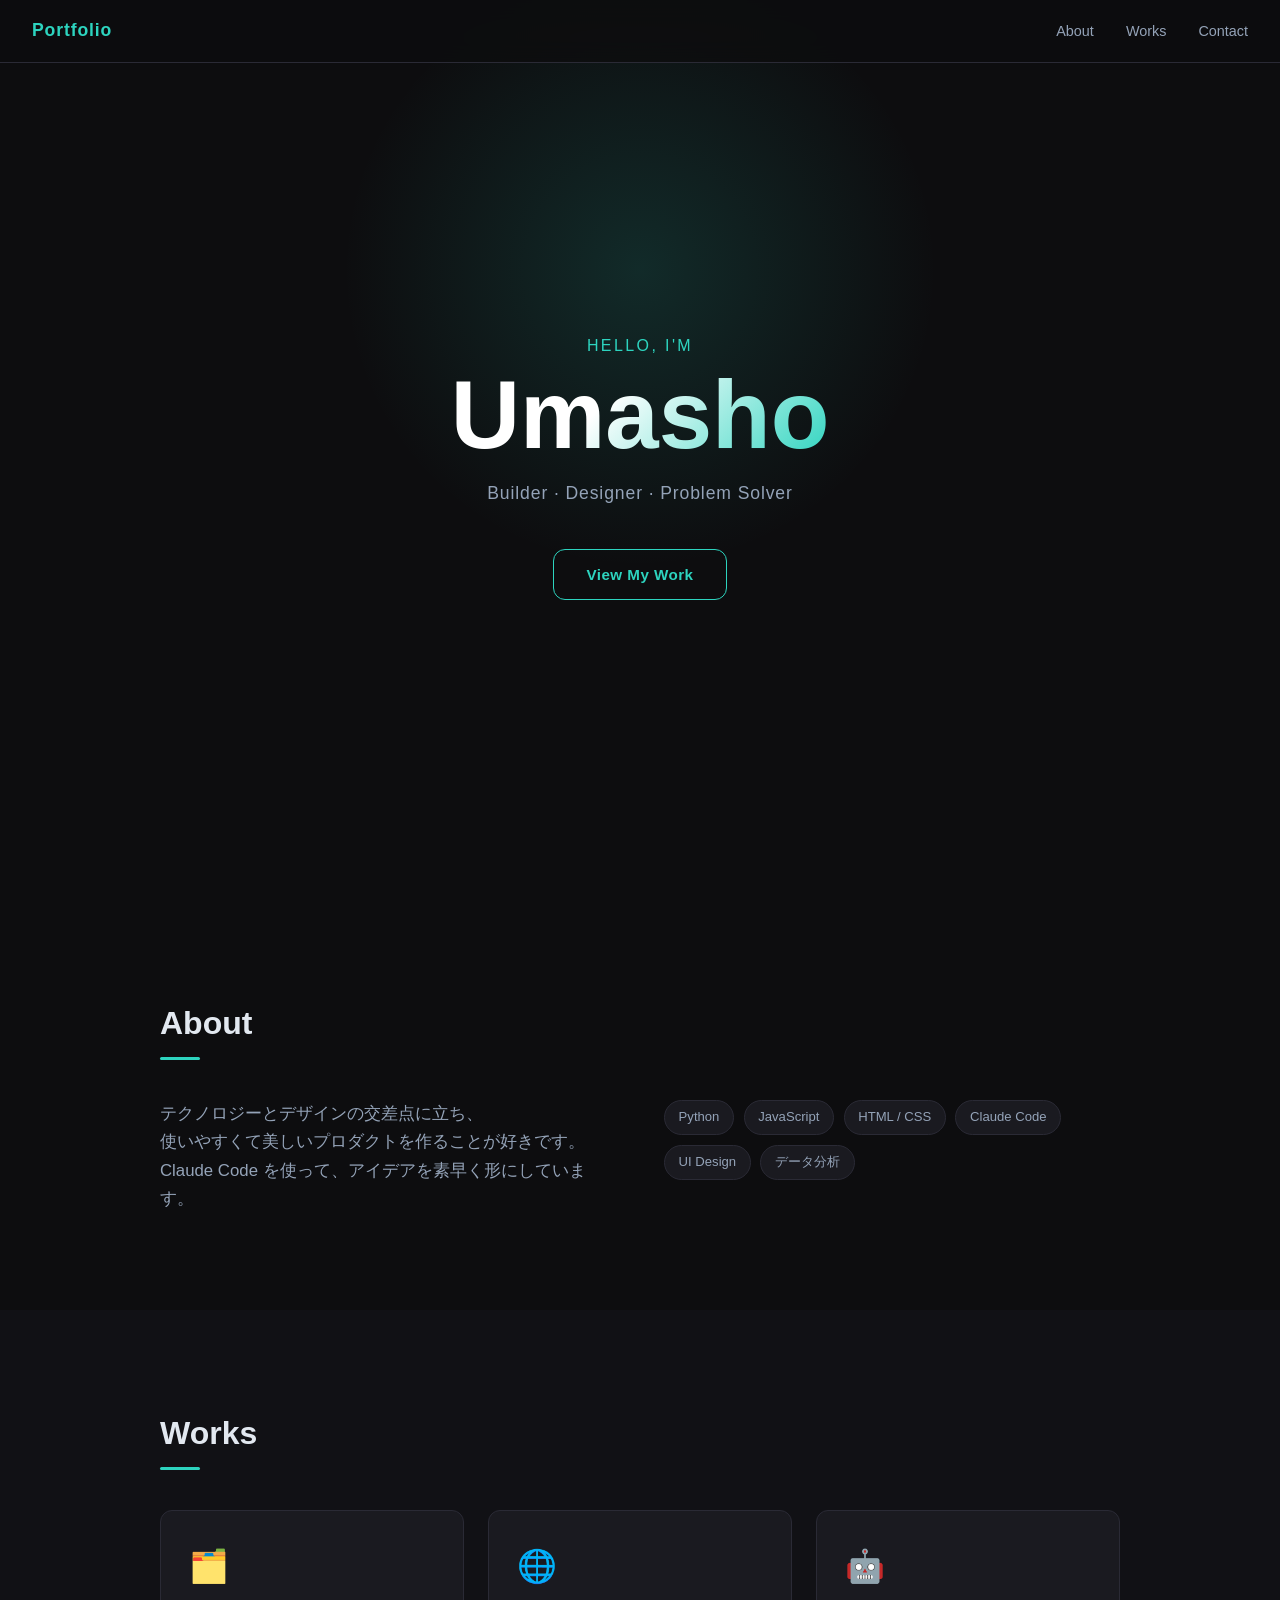
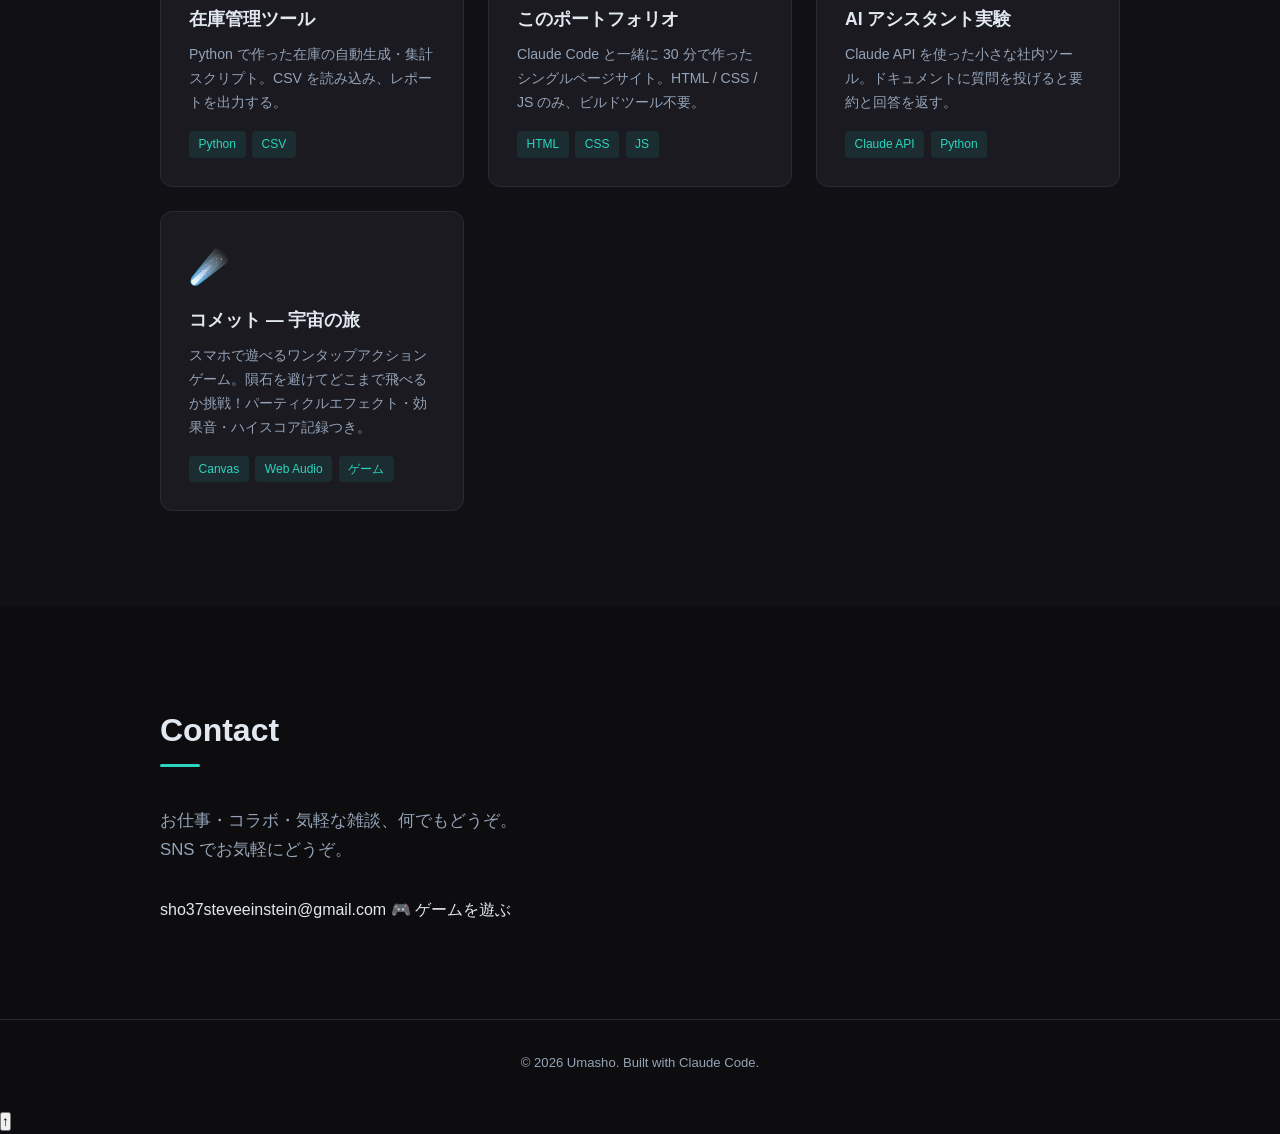
<file: index.html>
<!DOCTYPE html>
<html lang="ja">
<head>
  <meta charset="UTF-8" />
  <meta name="viewport" content="width=device-width, initial-scale=1.0" />
  <title>My Portfolio</title>
  <link rel="stylesheet" href="style.css" />
</head>
<body>

  <!-- Navigation -->
  <nav class="nav">
    <div class="nav__logo">Portfolio</div>
    <ul class="nav__links">
      <li><a href="#about">About</a></li>
      <li><a href="#works">Works</a></li>
      <li><a href="#contact">Contact</a></li>
    </ul>
  </nav>

  <!-- Hero -->
  <section class="hero" id="home">
    <div class="hero__content fade-in">
      <p class="hero__label">Hello, I'm</p>
      <h1 class="hero__name">Umasho</h1>
      <p class="hero__tagline">Builder · Designer · Problem Solver</p>
      <a href="#works" class="btn">View My Work</a>
    </div>
    <div class="hero__bg-glow"></div>
    <a href="#about" class="hero__scroll" aria-label="スクロール">
      <span class="hero__scroll-arrow"></span>
    </a>
  </section>

  <!-- About -->
  <section class="section" id="about">
    <div class="container fade-in">
      <h2 class="section__title">About</h2>
      <div class="about__grid">
        <div class="about__text">
          <p>
            テクノロジーとデザインの交差点に立ち、<br />
            使いやすくて美しいプロダクトを作ることが好きです。<br />
            Claude Code を使って、アイデアを素早く形にしています。
          </p>
        </div>
        <div class="about__skills">
          <span class="badge">Python</span>
          <span class="badge">JavaScript</span>
          <span class="badge">HTML / CSS</span>
          <span class="badge">Claude Code</span>
          <span class="badge">UI Design</span>
          <span class="badge">データ分析</span>
        </div>
      </div>
    </div>
  </section>

  <!-- Works -->
  <section class="section section--alt" id="works">
    <div class="container fade-in">
      <h2 class="section__title">Works</h2>
      <div class="works__grid">

        <article class="card">
          <div class="card__icon">🗂️</div>
          <h3 class="card__title">在庫管理ツール</h3>
          <p class="card__desc">Python で作った在庫の自動生成・集計スクリプト。CSV を読み込み、レポートを出力する。</p>
          <div class="card__tags">
            <span class="tag">Python</span>
            <span class="tag">CSV</span>
          </div>
        </article>

        <article class="card">
          <div class="card__icon">🌐</div>
          <h3 class="card__title">このポートフォリオ</h3>
          <p class="card__desc">Claude Code と一緒に 30 分で作ったシングルページサイト。HTML / CSS / JS のみ、ビルドツール不要。</p>
          <div class="card__tags">
            <span class="tag">HTML</span>
            <span class="tag">CSS</span>
            <span class="tag">JS</span>
          </div>
        </article>

        <article class="card">
          <div class="card__icon">🤖</div>
          <h3 class="card__title">AI アシスタント実験</h3>
          <p class="card__desc">Claude API を使った小さな社内ツール。ドキュメントに質問を投げると要約と回答を返す。</p>
          <div class="card__tags">
            <span class="tag">Claude API</span>
            <span class="tag">Python</span>
          </div>
        </article>

        <article class="card" style="cursor:pointer;" onclick="location.href='comet.html'">
          <div class="card__icon">☄️</div>
          <h3 class="card__title">コメット — 宇宙の旅</h3>
          <p class="card__desc">スマホで遊べるワンタップアクションゲーム。隕石を避けてどこまで飛べるか挑戦！パーティクルエフェクト・効果音・ハイスコア記録つき。</p>
          <div class="card__tags">
            <span class="tag">Canvas</span>
            <span class="tag">Web Audio</span>
            <span class="tag">ゲーム</span>
          </div>
        </article>

      </div>
    </div>
  </section>

  <!-- Contact -->
  <section class="section" id="contact">
    <div class="container fade-in">
      <h2 class="section__title">Contact</h2>
      <p class="contact__lead">お仕事・コラボ・気軽な雑談、何でもどうぞ。<br />SNS でお気軽にどうぞ。</p>
      <div class="contact__links">
        <a href="mailto:sho37steveeinstein@gmail.com" class="contact__sns">sho37steveeinstein@gmail.com</a>
        <a href="https://a23011-bot.github.io/homepage/game.html" class="contact__sns" target="_blank" rel="noopener">🎮 ゲームを遊ぶ</a>
      </div>
    </div>
  </section>

  <!-- Footer -->
  <footer class="footer">
    <p>&copy; 2026 Umasho. Built with Claude Code.</p>
  </footer>

  <!-- Back to top -->
  <button class="back-top" id="backTop" aria-label="トップに戻る">↑</button>

  <script src="script.js"></script>
</body>
</html>
</file>
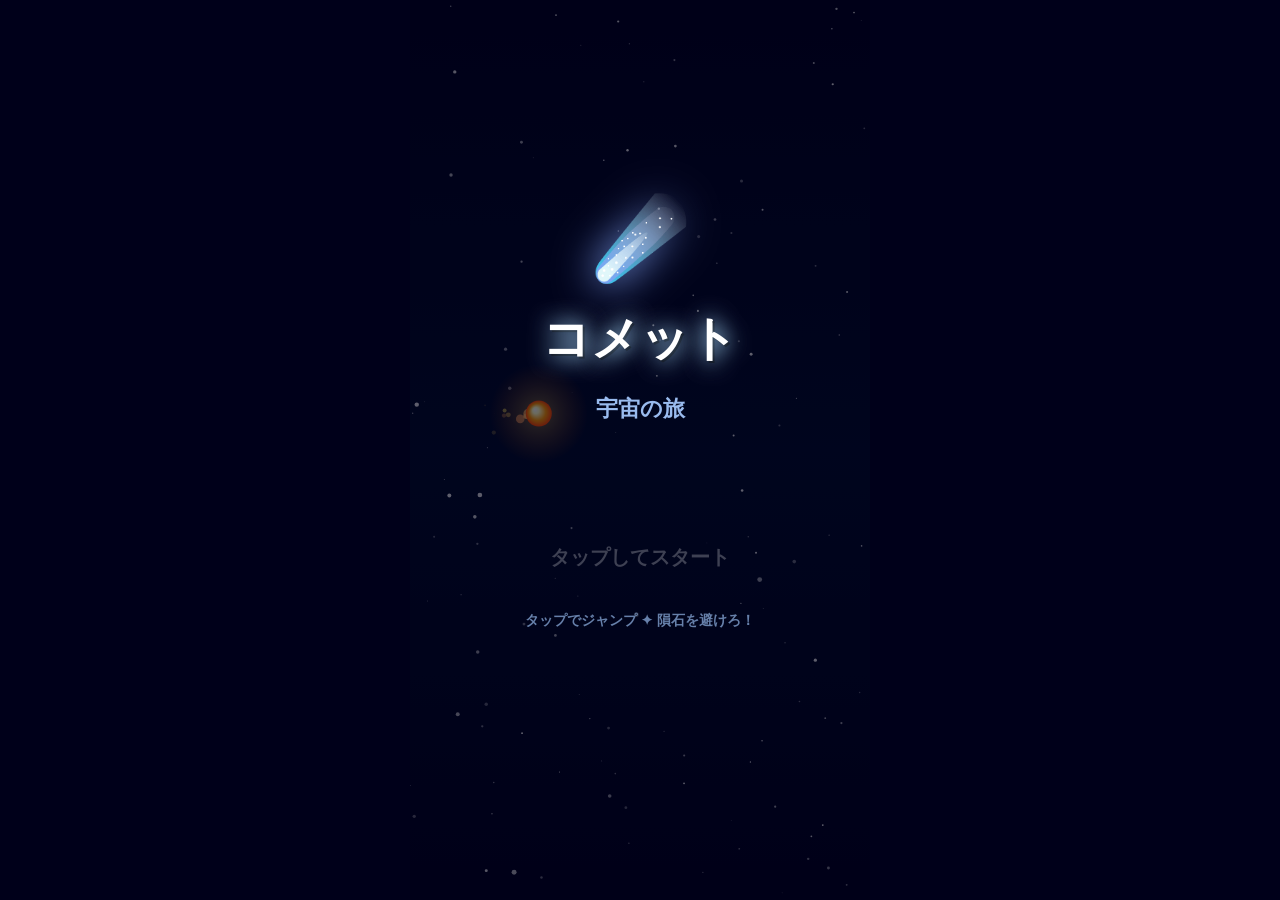
<file: comet.html>
<!DOCTYPE html>
<html lang="ja">
<head>
  <meta charset="UTF-8">
  <meta name="viewport" content="width=device-width, initial-scale=1.0, user-scalable=no">
  <meta name="apple-mobile-web-app-capable" content="yes">
  <meta name="apple-mobile-web-app-status-bar-style" content="black-translucent">
  <meta name="theme-color" content="#00001a">
  <title>☄️ コメット — 宇宙の旅</title>
  <style>
    *, *::before, *::after { margin: 0; padding: 0; box-sizing: border-box; }
    html, body {
      width: 100%; height: 100%;
      background: #00001a;
      display: flex;
      align-items: center;
      justify-content: center;
      overflow: hidden;
      touch-action: none;
      user-select: none;
      -webkit-user-select: none;
      -webkit-tap-highlight-color: transparent;
    }
    canvas { display: block; }
  </style>
</head>
<body>
<canvas id="c"></canvas>
<script>'use strict';

const canvas = document.getElementById('c');
const ctx = canvas.getContext('2d');

/* ─── Responsive sizing ─── */
let W, H, DPR;
function resize() {
  DPR = Math.min(window.devicePixelRatio || 1, 2);
  W = Math.min(window.innerWidth, 460);
  H = window.innerHeight;
  canvas.width  = W * DPR;
  canvas.height = H * DPR;
  canvas.style.width  = W + 'px';
  canvas.style.height = H + 'px';
  ctx.scale(DPR, DPR);
}
resize();
window.addEventListener('resize', () => { resize(); initStars(); });

/* ─── Game state ─── */
let state = 'start'; // 'start' | 'playing' | 'dead'
let score = 0;
let hiScore = +localStorage.getItem('cometHS') || 0;
let frame = 0;
let shakePow = 0, shakeX = 0, shakeY = 0;
let flashA = 0;

/* ─── Comet (player) ─── */
let COMET_X;
let comet = {};

function resetComet() {
  COMET_X = W * 0.28;
  comet = { y: H * 0.44, vy: 0, radius: 13, trail: [] };
}
resetComet();

const GRAVITY   = 0.43;
const JUMP_VEL  = -9.8;
const MAX_FALL  = 13;

/* ─── Obstacles ─── */
let pipes = [];
let pipeSpd = 3;
let nextPipeAt = 0;
const PIPE_W  = 60;
const GAP     = 155;
const P_MARGIN = 88;

function spawnPipe() {
  const gapY = P_MARGIN + Math.random() * (H - P_MARGIN * 2 - GAP);
  pipes.push({ x: W + PIPE_W + 20, gapY, passed: false });
}

function pipeInterval() {
  return Math.max(72, 148 - score * 4);
}

/* ─── Starfield (3 parallax layers) ─── */
const STAR_LAYERS = [
  { n: 70,  spd: 0.15, rMin: 0.3, rMax: 1.1 },
  { n: 35,  spd: 0.40, rMin: 0.8, rMax: 1.8 },
  { n: 15,  spd: 0.90, rMin: 1.3, rMax: 2.6 },
];
let stars = [];

function initStars() {
  stars = [];
  for (const L of STAR_LAYERS) {
    for (let i = 0; i < L.n; i++) {
      stars.push({
        x: Math.random() * W,
        y: Math.random() * H,
        r: L.rMin + Math.random() * (L.rMax - L.rMin),
        spd: L.spd,
        tw: Math.random() * Math.PI * 2,
      });
    }
  }
}
initStars();

/* ─── Particles ─── */
let particles = [];

function burst(n, x, y, hueA, hueB, spdMin, spdMax, sizeMin, sizeMax, gravity = 0.15, fade = 0.025) {
  for (let i = 0; i < n; i++) {
    const ang = Math.random() * Math.PI * 2;
    const spd = spdMin + Math.random() * (spdMax - spdMin);
    particles.push({
      x, y,
      vx: Math.cos(ang) * spd,
      vy: Math.sin(ang) * spd,
      life: 1,
      size: sizeMin + Math.random() * (sizeMax - sizeMin),
      hue: hueA + Math.random() * (hueB - hueA),
      grav: gravity,
      fade,
    });
  }
}

function addTrail() {
  const ang = Math.PI + comet.vy * 0.07 + (Math.random() - 0.5) * 0.6;
  const spd = 1.5 + Math.random() * 2.8;
  particles.push({
    x: COMET_X - 2, y: comet.y,
    vx: Math.cos(ang) * spd,
    vy: Math.sin(ang) * spd - comet.vy * 0.25,
    life: 1, size: 3 + Math.random() * 4.5,
    hue: 20 + Math.random() * 45, grav: 0.04, fade: 0.048,
  });
}

/* ─── Web Audio ─── */
let AC = null;
function ac() {
  if (!AC) AC = new (window.AudioContext || window.webkitAudioContext)();
  return AC;
}
function tone(freq, type, dur, vol = 0.22, fEnd) {
  try {
    const a = ac(), o = a.createOscillator(), g = a.createGain();
    o.connect(g); g.connect(a.destination);
    o.type = type;
    o.frequency.setValueAtTime(freq, a.currentTime);
    if (fEnd != null)
      o.frequency.exponentialRampToValueAtTime(fEnd, a.currentTime + dur);
    g.gain.setValueAtTime(vol, a.currentTime);
    g.gain.exponentialRampToValueAtTime(0.001, a.currentTime + dur);
    o.start(a.currentTime); o.stop(a.currentTime + dur);
  } catch (_) {}
}
const sfx = {
  jump  : () => tone(300, 'sine', 0.12, 0.18, 520),
  score : () => tone(580, 'sine', 0.15, 0.22, 920),
  die   : () => {
    tone(220, 'sawtooth', 0.35, 0.28, 55);
    setTimeout(() => tone(110, 'sawtooth', 0.5, 0.28, 40), 160);
  },
};

/* ─── Collision ─── */
function isDead() {
  const r = comet.radius - 3;
  if (comet.y - r < 0 || comet.y + r > H) return true;
  for (const p of pipes) {
    if (COMET_X + r > p.x && COMET_X - r < p.x + PIPE_W) {
      if (comet.y - r < p.gapY || comet.y + r > p.gapY + GAP) return true;
    }
  }
  return false;
}

/* ─── Input ─── */
function onTap() {
  if (state === 'start') {
    state = 'playing';
    frame = 0; score = 0;
    pipes = []; particles = [];
    nextPipeAt = 80; pipeSpd = 3;
    resetComet();
    comet.vy = JUMP_VEL;
    sfx.jump();
    return;
  }
  if (state === 'dead') {
    if (frame > 55) { state = 'start'; frame = 0; particles = []; resetComet(); }
    return;
  }
  comet.vy = JUMP_VEL;
  burst(8, COMET_X, comet.y, 180, 240, 3, 8, 3, 6, 0.18, 0.03);
  sfx.jump();
}

canvas.addEventListener('touchstart', e => { e.preventDefault(); onTap(); }, { passive: false });
canvas.addEventListener('mousedown', e => { e.preventDefault(); onTap(); });

/* ─── Update ─── */
function update() {
  frame++;
  shakePow *= 0.82;
  shakeX = (Math.random() - 0.5) * shakePow;
  shakeY = (Math.random() - 0.5) * shakePow;
  if (flashA > 0) flashA -= 0.045;

  // Stars
  const moveMul = state === 'playing' ? pipeSpd : 2;
  for (const s of stars) {
    s.x -= s.spd * moveMul * 0.38;
    s.tw += 0.038;
    if (s.x < -4) { s.x = W + 4; s.y = Math.random() * H; }
  }

  // Particles
  particles = particles.filter(p => p.life > 0);
  for (const p of particles) {
    p.x += p.vx; p.y += p.vy;
    p.vy += p.grav; p.vx *= 0.97;
    p.life -= p.fade;
  }

  if (state === 'start') {
    comet.y = H * 0.44 + Math.sin(frame * 0.034) * 18;
    if (frame % 2 === 0) addTrail();
    return;
  }

  if (state === 'dead') {
    if (comet.y < H + 120) {
      comet.vy = Math.min(comet.vy + GRAVITY, MAX_FALL);
      comet.y += comet.vy;
    }
    return;
  }

  /* ── PLAYING ── */
  comet.vy = Math.min(comet.vy + GRAVITY, MAX_FALL);
  comet.y += comet.vy;

  // Trail history
  comet.trail.push({ x: COMET_X, y: comet.y, life: 1 });
  if (comet.trail.length > 24) comet.trail.shift();
  comet.trail.forEach(t => t.life -= 0.042);

  if (frame % 2 === 0) addTrail();

  // Pipes
  if (frame >= nextPipeAt) { spawnPipe(); nextPipeAt = frame + pipeInterval(); }
  pipes = pipes.filter(p => p.x > -PIPE_W - 20);
  for (const p of pipes) {
    p.x -= pipeSpd;
    if (!p.passed && p.x + PIPE_W < COMET_X - comet.radius) {
      p.passed = true; score++;
      pipeSpd = 3 + score * 0.09;
      burst(18, COMET_X, comet.y, 90, 160, 2, 7, 3, 5);
      sfx.score();
      if (score > hiScore) { hiScore = score; localStorage.setItem('cometHS', hiScore); }
    }
  }

  // Death
  if (isDead()) {
    state = 'dead'; frame = 0;
    shakePow = 20; flashA = 0.7;
    burst(45, COMET_X, comet.y, 10, 60, 2, 12, 4, 9, 0.18, 0.022);
    sfx.die();
    comet.trail = [];
  }
}

/* ─── Draw helpers ─── */
function rRect(x, y, w, h, r) {
  ctx.beginPath();
  ctx.moveTo(x + r, y);
  ctx.lineTo(x + w - r, y);
  ctx.quadraticCurveTo(x + w, y, x + w, y + r);
  ctx.lineTo(x + w, y + h - r);
  ctx.quadraticCurveTo(x + w, y + h, x + w - r, y + h);
  ctx.lineTo(x + r, y + h);
  ctx.quadraticCurveTo(x, y + h, x, y + h - r);
  ctx.lineTo(x, y + r);
  ctx.quadraticCurveTo(x, y, x + r, y);
  ctx.closePath();
}

function txt(str, x, y, sz, col, align = 'center', shadow = false) {
  ctx.font = `bold ${sz}px 'Hiragino Kaku Gothic ProN','Noto Sans JP',sans-serif`;
  ctx.textAlign = align;
  ctx.textBaseline = 'middle';
  if (shadow) { ctx.fillStyle = 'rgba(0,0,0,0.55)'; ctx.fillText(str, x + 2, y + 2); }
  ctx.fillStyle = col;
  ctx.fillText(str, x, y);
}

function panel(x, y, w, h) {
  rRect(x, y, w, h, 18);
  const g = ctx.createLinearGradient(x, y, x, y + h);
  g.addColorStop(0, 'rgba(12,12,48,0.96)');
  g.addColorStop(1, 'rgba(4,4,22,0.97)');
  ctx.fillStyle = g; ctx.fill();
  ctx.strokeStyle = 'rgba(100,100,210,0.45)';
  ctx.lineWidth = 1.5; ctx.stroke();
}

/* ─── Draw obstacles ─── */
function drawPipes() {
  for (const p of pipes) {
    [[0, p.gapY, false], [p.gapY + GAP, H - p.gapY - GAP, true]].forEach(([y, h, top]) => {
      if (h <= 0) return;
      // Body
      const bg = ctx.createLinearGradient(p.x, 0, p.x + PIPE_W, 0);
      bg.addColorStop(0,   '#323268');
      bg.addColorStop(0.4, '#5050a0');
      bg.addColorStop(1,   '#282858');
      ctx.fillStyle = bg;
      rRect(p.x, y, PIPE_W, h, top ? [0, 0, 10, 10] : [10, 10, 0, 0]);
      ctx.fill();
      // Highlight strip
      ctx.fillStyle = 'rgba(160,160,255,0.18)';
      ctx.fillRect(p.x + 7, y, 9, h);
      // Cap
      const capH = 30, capY = top ? y : y + h - capH;
      const cg = ctx.createLinearGradient(p.x - 6, 0, p.x + PIPE_W + 6, 0);
      cg.addColorStop(0,   '#5050b0');
      cg.addColorStop(0.4, '#8080d0');
      cg.addColorStop(1,   '#4040a0');
      ctx.fillStyle = cg;
      rRect(p.x - 6, capY, PIPE_W + 12, capH, 9);
      ctx.fill();
      ctx.strokeStyle = 'rgba(130,130,255,0.32)';
      ctx.lineWidth = 1.5; ctx.stroke();
    });
  }
}

/* ─── Draw comet ─── */
function drawComet() {
  // Trail glow
  comet.trail.forEach(t => {
    if (t.life <= 0) return;
    const a = t.life * 0.32;
    const r = comet.radius * t.life;
    const g = ctx.createRadialGradient(t.x, t.y, 0, t.x, t.y, r * 2.2);
    g.addColorStop(0, `rgba(255,200,60,${a})`);
    g.addColorStop(1, `rgba(255,80,0,0)`);
    ctx.beginPath(); ctx.arc(t.x, t.y, r * 2.2, 0, Math.PI * 2);
    ctx.fillStyle = g; ctx.fill();
  });

  // Outer glow
  const glow = ctx.createRadialGradient(COMET_X, comet.y, 0, COMET_X, comet.y, comet.radius * 3.8);
  glow.addColorStop(0, 'rgba(255,230,100,0.42)');
  glow.addColorStop(1, 'rgba(255,100,0,0)');
  ctx.beginPath(); ctx.arc(COMET_X, comet.y, comet.radius * 3.8, 0, Math.PI * 2);
  ctx.fillStyle = glow; ctx.fill();

  // Core
  const core = ctx.createRadialGradient(COMET_X - 4, comet.y - 4, 0, COMET_X, comet.y, comet.radius);
  core.addColorStop(0,    '#ffffff');
  core.addColorStop(0.25, '#ffffc0');
  core.addColorStop(0.65, '#ff9900');
  core.addColorStop(1,    '#ff4400');
  ctx.beginPath(); ctx.arc(COMET_X, comet.y, comet.radius, 0, Math.PI * 2);
  ctx.fillStyle = core; ctx.fill();
}

/* ─── Main draw ─── */
function draw() {
  ctx.save();
  ctx.translate(shakeX, shakeY);

  // Background
  const bg = ctx.createLinearGradient(0, 0, 0, H);
  bg.addColorStop(0,   '#00001c');
  bg.addColorStop(0.5, '#000c2a');
  bg.addColorStop(1,   '#00001c');
  ctx.fillStyle = bg;
  ctx.fillRect(0, 0, W, H);

  // Stars
  for (const s of stars) {
    const a = 0.35 + 0.55 * ((Math.sin(s.tw) + 1) * 0.5);
    ctx.beginPath(); ctx.arc(s.x, s.y, s.r, 0, Math.PI * 2);
    ctx.fillStyle = `rgba(255,255,255,${a})`; ctx.fill();
  }

  // Particles
  for (const p of particles) {
    const a = Math.max(0, p.life);
    ctx.beginPath();
    ctx.arc(p.x, p.y, Math.max(0.4, p.size * p.life), 0, Math.PI * 2);
    ctx.fillStyle = `hsla(${p.hue},95%,68%,${a})`; ctx.fill();
  }

  // Pipes
  drawPipes();

  // Comet
  if (state !== 'dead' || comet.y < H + 80) drawComet();

  // Flash overlay
  if (flashA > 0) {
    ctx.fillStyle = `rgba(255,110,50,${Math.min(flashA, 0.55)})`;
    ctx.fillRect(0, 0, W, H);
  }

  /* ── START screen ── */
  if (state === 'start') {
    ctx.fillStyle = 'rgba(0,0,22,0.58)';
    ctx.fillRect(0, 0, W, H);

    ctx.save();
    ctx.shadowColor = '#88aaff'; ctx.shadowBlur = 42;
    txt('☄️', W / 2, H * 0.27, 78, '#fff');
    ctx.restore();
    ctx.save();
    ctx.shadowColor = '#aaddff'; ctx.shadowBlur = 22;
    txt('コメット', W / 2, H * 0.38, 48, '#ffffff', 'center', true);
    ctx.restore();
    txt('宇宙の旅', W / 2, H * 0.455, 22, '#99bbee');

    const pulse = 0.6 + 0.4 * Math.sin(frame * 0.08);
    txt('タップしてスタート', W / 2, H * 0.62, 20, `rgba(255,255,255,${pulse})`);
    txt('タップでジャンプ ✦ 隕石を避けろ！', W / 2, H * 0.69, 14, '#6680aa');

    if (hiScore > 0) {
      const pw = 210, ph = 56, px = (W - pw) / 2, py = H * 0.78;
      panel(px, py, pw, ph);
      txt('🏆 最高スコア', W / 2, py + 16, 13, '#ffcc44');
      txt(hiScore.toString(), W / 2, py + 37, 22, '#fff', 'center', true);
    }

  /* ── PLAYING HUD ── */
  } else if (state === 'playing') {
    ctx.save();
    ctx.shadowColor = '#fff'; ctx.shadowBlur = 16;
    txt(score.toString(), W / 2, 54, 46, '#fff', 'center', true);
    ctx.restore();
    if (hiScore > 0)
      txt(`最高 ${hiScore}`, W / 2, 90, 14, 'rgba(170,195,230,0.7)');

  /* ── DEAD screen ── */
  } else if (state === 'dead') {
    ctx.fillStyle = 'rgba(0,0,22,0.72)';
    ctx.fillRect(0, 0, W, H);

    const pw = W * 0.82, ph = 290;
    const px = (W - pw) / 2, py = H / 2 - ph / 2;
    panel(px, py, pw, ph);

    txt('💥 ゲームオーバー', W / 2, py + 52, 22, '#ff7766', 'center', true);
    txt('スコア', W / 2, py + 100, 15, '#8899bb');
    txt(score.toString(), W / 2, py + 143, 60, '#fff', 'center', true);

    const newRec = score > 0 && score >= hiScore;
    if (newRec) {
      const t = 0.7 + 0.3 * Math.sin(frame * 0.15);
      txt(`🏆 新記録！`, W / 2, py + 205, 20, `rgba(255,215,50,${t})`);
    } else {
      txt(`最高スコア: ${hiScore}`, W / 2, py + 205, 16, '#ffcc44');
    }

    if (frame > 55) {
      const p = 0.55 + 0.45 * Math.sin(frame * 0.1);
      txt('タップしてもどる', W / 2, py + 255, 17, `rgba(255,255,255,${p})`);
    }
  }

  ctx.restore();
}

/* ─── Game loop ─── */
function loop() { update(); draw(); requestAnimationFrame(loop); }
loop();
</script>
</body>
</html>
</file>
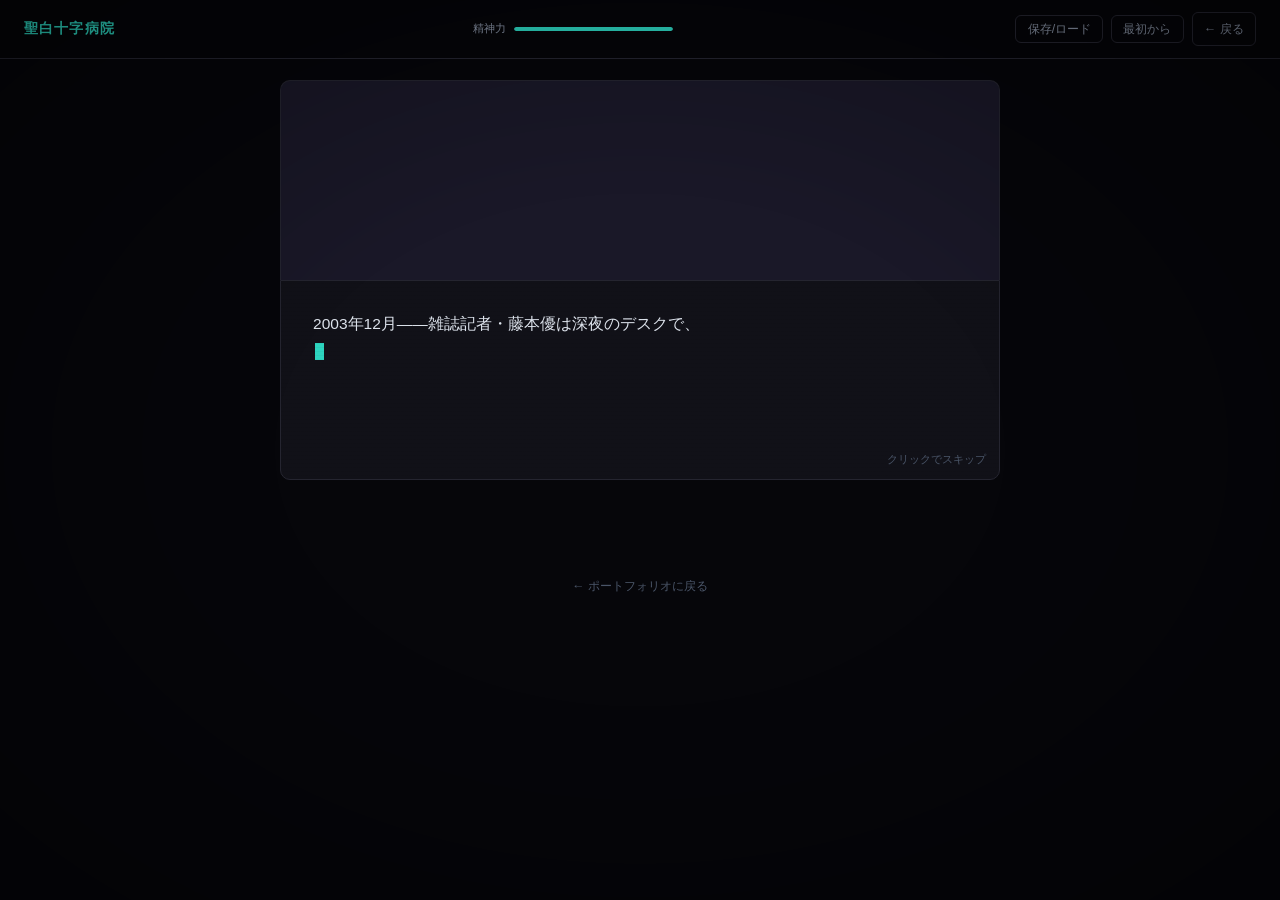
<file: game.html>
<!DOCTYPE html>
<html lang="ja">
<head>
  <meta charset="UTF-8">
  <meta name="viewport" content="width=device-width, initial-scale=1.0">
  <title>聖白十字病院 —完全版— | Horror Text Adventure</title>
  <style>
    *, *::before, *::after { box-sizing: border-box; margin: 0; padding: 0; }

    :root {
      --bg:          #06060a;
      --bg-alt:      #0d0d12;
      --surface:     #111118;
      --surface2:    #1a1a24;
      --border:      #252530;
      --accent:      #2dd4bf;
      --accent-dim:  rgba(45,212,191,0.12);
      --danger:      #ef4444;
      --danger-dim:  rgba(239,68,68,0.12);
      --warn:        #f59e0b;
      --text:        #dde3ec;
      --text-muted:  #8892a4;
      --text-dim:    #4a5568;
      --radius:      10px;
      --trans:       0.3s ease;
      --vignette:    0.4;
    }

    html { scroll-behavior: smooth; }

    body {
      font-family: 'Hiragino Kaku Gothic ProN', 'Noto Sans JP', -apple-system, sans-serif;
      background: var(--bg);
      color: var(--text);
      line-height: 1.8;
      min-height: 100dvh;
      overflow-x: hidden;
    }

    /* ── Overlays ── */
    #vignette {
      position: fixed; inset: 0; z-index: 50; pointer-events: none;
      background: radial-gradient(ellipse at center,
        transparent 40%, rgba(0,0,0,var(--vignette)) 100%);
      transition: --vignette 1s ease;
    }
    #vignette.beat { animation: vignette-beat 0.8s ease-in-out infinite; }

    #flash {
      position: fixed; inset: 0; z-index: 60; pointer-events: none;
      opacity: 0; transition: opacity 0.08s ease;
    }

    #static-overlay {
      position: fixed; inset: 0; z-index: 55; pointer-events: none;
      opacity: 0;
      background-image: url("data:image/svg+xml,%3Csvg xmlns='http://www.w3.org/2000/svg' width='200' height='200'%3E%3Cfilter id='n'%3E%3CfeTurbulence type='fractalNoise' baseFrequency='0.9' numOctaves='4' stitchTiles='stitch'/%3E%3C/filter%3E%3Crect width='200' height='200' filter='url(%23n)' opacity='0.4'/%3E%3C/svg%3E");
      transition: opacity 0.1s ease;
    }

    #chapter-card {
      position: fixed; inset: 0; z-index: 80; display: flex;
      flex-direction: column; align-items: center; justify-content: center;
      background: #000; opacity: 0; pointer-events: none;
      transition: opacity 0.8s ease;
    }
    #chapter-card.visible { opacity: 1; pointer-events: auto; }
    #chapter-card .cc-label {
      font-size: 0.8rem; letter-spacing: 0.3em; color: var(--text-muted);
      text-transform: uppercase; margin-bottom: 1rem;
    }
    #chapter-card .cc-title {
      font-size: clamp(1.8rem, 6vw, 3rem); font-weight: 700; color: var(--text);
      letter-spacing: 0.05em;
    }
    #chapter-card .cc-sub {
      font-size: 1rem; color: var(--text-muted); margin-top: 0.5rem;
    }

    /* ── Header ── */
    .g-header {
      position: fixed; inset: 0 0 auto 0; z-index: 40;
      display: flex; align-items: center; justify-content: space-between;
      padding: 0.75rem 1.5rem;
      background: rgba(6,6,10,0.92); backdrop-filter: blur(12px);
      border-bottom: 1px solid var(--border);
      gap: 1rem;
    }
    .g-header__left { display: flex; align-items: center; gap: 1rem; }
    .g-header__logo {
      font-size: 0.9rem; font-weight: 700;
      color: var(--accent); letter-spacing: 0.08em;
      white-space: nowrap;
    }
    .g-header__chapter {
      font-size: 0.75rem; color: var(--text-muted); white-space: nowrap;
    }

    /* Sanity gauge */
    .g-sanity {
      display: flex; align-items: center; gap: 0.5rem;
      flex: 1; min-width: 100px; max-width: 200px;
    }
    .g-sanity__label { font-size: 0.68rem; color: var(--text-muted); white-space: nowrap; }
    .g-sanity__bar {
      flex: 1; height: 4px; background: var(--surface2);
      border-radius: 2px; overflow: hidden;
    }
    .g-sanity__fill {
      height: 100%; background: var(--accent);
      transition: width 0.8s ease, background 0.5s ease;
      border-radius: 2px;
    }
    .g-sanity__fill--warn  { background: var(--warn); }
    .g-sanity__fill--danger{ background: var(--danger); }

    .g-header__right { display: flex; gap: 0.5rem; align-items: center; }
    .g-icon-btn {
      background: none; border: 1px solid var(--border);
      color: var(--text-muted); padding: 0.3rem 0.7rem;
      border-radius: 6px; font-size: 0.78rem; font-family: inherit;
      cursor: pointer; transition: border-color var(--trans), color var(--trans);
    }
    .g-icon-btn:hover { border-color: var(--accent); color: var(--accent); }

    /* ── Main ── */
    .g-main {
      position: relative; min-height: 100dvh;
      display: flex; flex-direction: column;
      align-items: center; padding: 5rem 1.5rem 3rem;
    }

    .g-inner { width: 100%; max-width: 720px; }

    /* ── Art panel ── */
    .g-art {
      width: 100%; height: 200px; border-radius: var(--radius) var(--radius) 0 0;
      border: 1px solid var(--border); border-bottom: none;
      overflow: hidden; position: relative; background: #1a1828;
    }
    .g-art svg { width: 100%; height: 100%; display: block; }
    .g-art img {
      width: 100%; height: 100%; object-fit: cover; display: block;
      filter: brightness(1.35) contrast(1.08) saturate(0.9);
    }

    /* Art loading shimmer */
    .art-loading {
      width: 100%; height: 100%; background: #03030a;
      display: flex; flex-direction: column;
      align-items: center; justify-content: center; gap: 0.6rem;
    }
    .art-loading__text { font-size: 0.68rem; color: var(--text-dim); letter-spacing: 0.1em; }
    .art-loading__bar {
      width: 120px; height: 2px; border-radius: 2px; background: var(--surface2);
      overflow: hidden;
    }
    .art-loading__bar::after {
      content: ''; display: block; height: 100%; width: 40%;
      background: var(--border);
      animation: shimmer-slide 1.4s ease-in-out infinite;
    }
    @keyframes shimmer-slide {
      0%   { transform: translateX(-100%); }
      100% { transform: translateX(350%); }
    }
    @keyframes art-reveal {
      from { opacity: 0; filter: brightness(0.2) blur(4px); }
      to   { opacity: 1; filter: brightness(1) blur(0); }
    }

    /* Character portrait (slides in from right) */
    .g-portrait {
      position: fixed;
      right: -280px; top: 50%;
      transform: translateY(-50%);
      width: 200px; z-index: 45;
      transition: right 0.7s cubic-bezier(0.16, 1, 0.3, 1);
      pointer-events: none;
      border-radius: var(--radius) 0 0 var(--radius);
      overflow: hidden;
      border: 1px solid var(--border);
      border-right: none;
      box-shadow: -12px 0 40px rgba(0,0,0,0.8);
    }
    .g-portrait.visible { right: 0; }
    .g-portrait__inner { width: 200px; height: 320px; background: var(--surface); }
    .g-portrait__inner img { width: 100%; height: 100%; object-fit: cover; display: block; }
    @media (max-width: 900px) { .g-portrait { display: none; } }

    /* ── Text box ── */
    .g-box {
      position: relative;
      background: var(--surface); border: 1px solid var(--border);
      border-radius: 0 0 var(--radius) var(--radius);
      padding: 1.75rem 2rem; min-height: 200px;
      margin-bottom: 1rem; cursor: pointer;
      transition: border-color var(--trans), opacity 0.35s ease;
    }
    .g-box::before {
      content: ''; position: absolute; inset: 0;
      background: repeating-linear-gradient(0deg,
        transparent 0, transparent 3px,
        rgba(0,0,0,0.03) 3px, rgba(0,0,0,0.03) 4px);
      pointer-events: none; border-radius: inherit;
    }
    .g-box--danger  { border-color: rgba(239,68,68,0.35); }
    .g-box--faded   { opacity: 0; }
    .g-box--glitch  { animation: glitch-box 0.15s step-end 3; }

    .g-text { font-size: 0.97rem; line-height: 1.9; position: relative; }
    .g-text p + p { margin-top: 0.9rem; }
    .g-text .hallucination { color: var(--danger); opacity: 0.7; font-size: 0.85em; }

    .g-cursor {
      display: inline-block; width: 0.55em; height: 1.1em;
      background: var(--accent); vertical-align: text-bottom;
      margin-left: 2px; animation: blink 0.8s step-end infinite;
    }
    .g-cursor--off { display: none; }
    .g-skip-hint {
      position: absolute; bottom: 0.6rem; right: 0.8rem;
      font-size: 0.68rem; color: var(--text-dim);
      display: none;
    }

    /* ── Inventory ── */
    .g-inventory {
      display: flex; gap: 0.4rem; flex-wrap: wrap;
      min-height: 2.2rem; margin-bottom: 0.75rem; padding: 0.1rem 0;
    }
    .g-item {
      display: flex; align-items: center; gap: 0.3rem;
      padding: 0.2rem 0.6rem;
      background: rgba(45,212,191,0.08);
      border: 1px solid rgba(45,212,191,0.25);
      border-radius: 100px; font-size: 0.72rem; color: var(--accent);
      animation: item-appear 0.3s ease;
    }

    /* ── Choices ── */
    .g-choices { display: flex; flex-direction: column; gap: 0.5rem; margin-top: 0.25rem; }
    .g-btn {
      background: var(--surface); border: 1.5px solid var(--border);
      color: var(--text-muted); padding: 0.7rem 1.25rem;
      border-radius: var(--radius); font-size: 0.93rem; font-family: inherit;
      cursor: pointer; text-align: left; line-height: 1.4;
      transition: border-color var(--trans), color var(--trans), box-shadow var(--trans);
    }
    .g-btn:hover {
      border-color: var(--accent); color: var(--accent);
      box-shadow: 0 0 16px var(--accent-dim);
    }
    .g-btn--danger:hover {
      border-color: var(--danger); color: var(--danger);
      box-shadow: 0 0 16px var(--danger-dim);
    }
    .g-btn--locked {
      opacity: 0.35; cursor: not-allowed;
      border-style: dashed;
    }
    .g-btn--locked:hover { border-color: var(--border); color: var(--text-muted); box-shadow: none; }

    /* ── End badge ── */
    .g-end {
      margin-top: 1.5rem; text-align: center;
      font-size: 0.78rem; letter-spacing: 0.2em; text-transform: uppercase;
      display: none;
    }
    .g-end--good { color: var(--accent); display: block; }
    .g-end--bad  { color: var(--danger);  display: block; }

    /* ── Back link ── */
    .g-back {
      display: block; text-align: center; margin-top: 2rem;
      font-size: 0.78rem; color: var(--text-dim); text-decoration: none;
      transition: color var(--trans);
    }
    .g-back:hover { color: var(--text-muted); }

    /* ── Keyframes ── */
    @keyframes blink     { 50% { opacity: 0; } }
    @keyframes vignette-beat {
      0%,100% { opacity: 1; }
      50%     { opacity: 0.6; }
    }
    @keyframes glitch-box {
      0%   { transform: translateX(0); }
      33%  { transform: translateX(-3px); }
      66%  { transform: translateX(3px); }
      100% { transform: translateX(0); }
    }
    @keyframes item-appear {
      from { opacity: 0; transform: scale(0.8); }
      to   { opacity: 1; transform: scale(1); }
    }
    @keyframes fadein {
      from { opacity: 0; transform: translateY(12px); }
      to   { opacity: 1; transform: translateY(0); }
    }
    .g-inner { animation: fadein 0.5s ease; }

    /* ── Responsive ── */
    @media (max-width: 600px) {
      .g-box { padding: 1.25rem; }
      .g-art { height: 140px; }
      .g-header { padding: 0.6rem 1rem; }
      .g-sanity { max-width: 120px; }
    }
    @media (prefers-reduced-motion: reduce) {
      *, *::before, *::after { animation: none !important; transition: none !important; }
    }

    /* ── Save Modal ── */
    #save-modal {
      position: fixed; inset: 0; z-index: 90;
      display: flex; align-items: center; justify-content: center;
      background: rgba(0,0,0,0.82); backdrop-filter: blur(10px);
      opacity: 0; pointer-events: none; transition: opacity 0.3s ease;
    }
    #save-modal.visible { opacity: 1; pointer-events: auto; }
    .sm-panel {
      background: var(--surface); border: 1px solid var(--border);
      border-radius: var(--radius); padding: 1.5rem;
      width: min(500px, 94vw); max-height: 90vh; overflow-y: auto;
    }
    .sm-heading {
      display: flex; justify-content: space-between; align-items: center;
      margin-bottom: 1.25rem;
    }
    .sm-heading h2 { font-size: 1rem; font-weight: 700; letter-spacing: 0.05em; }
    .sm-slot {
      background: var(--bg-alt); border: 1px solid var(--border);
      border-radius: 8px; padding: 1rem 1.1rem;
      margin-bottom: 0.7rem;
      display: flex; justify-content: space-between; align-items: center;
      gap: 0.75rem; transition: border-color var(--trans);
    }
    .sm-slot:hover { border-color: rgba(45,212,191,0.2); }
    .sm-slot__info { flex: 1; min-width: 0; }
    .sm-slot__num  { font-size: 0.67rem; color: var(--text-dim); letter-spacing: 0.12em; text-transform: uppercase; margin-bottom: 0.2rem; }
    .sm-slot__name { font-size: 0.95rem; font-weight: 600; white-space: nowrap; overflow: hidden; text-overflow: ellipsis; }
    .sm-slot__meta { font-size: 0.72rem; color: var(--text-muted); margin-top: 0.2rem; }
    .sm-slot__actions { display: flex; gap: 0.4rem; flex-shrink: 0; }
    .sm-btn {
      padding: 0.32rem 0.7rem; font-size: 0.76rem; border-radius: 6px;
      border: 1px solid var(--border); background: var(--surface2);
      color: var(--text-muted); cursor: pointer; font-family: inherit;
      transition: border-color var(--trans), color var(--trans), background var(--trans);
      white-space: nowrap;
    }
    .sm-btn:hover          { border-color: var(--accent); color: var(--accent); }
    .sm-btn--save          { border-color: var(--accent); color: var(--accent); }
    .sm-btn--save:hover    { background: var(--accent); color: var(--bg); }
    .sm-btn--del:hover     { border-color: var(--danger); color: var(--danger); }
    .sm-note { font-size: 0.72rem; color: var(--text-dim); margin-top: 0.75rem; text-align: center; }
  </style>
</head>
<body>

<!-- Overlays -->
<div id="vignette"></div>
<div id="flash"></div>
<div id="static-overlay"></div>

<!-- Character portrait (AI-generated, slides from right) -->
<div class="g-portrait" id="portrait">
  <div class="g-portrait__inner" id="portrait-img"></div>
</div>
<div id="chapter-card">
  <div class="cc-label" id="cc-label"></div>
  <div class="cc-title" id="cc-title"></div>
  <div class="cc-sub"   id="cc-sub"></div>
</div>

<!-- Save Modal -->
<div id="save-modal">
  <div class="sm-panel">
    <div class="sm-heading">
      <h2 id="sm-heading">セーブデータ</h2>
      <button class="sm-btn" onclick="closeSaveModal()">✕ 閉じる</button>
    </div>
    <div id="sm-slots"></div>
    <p class="sm-note">※ プライベートモード（シークレット）では保存できません</p>
  </div>
</div>

<!-- Header -->
<header class="g-header">
  <div class="g-header__left">
    <span class="g-header__logo">聖白十字病院</span>
    <span class="g-header__chapter" id="chapterLabel"></span>
  </div>
  <div class="g-sanity">
    <span class="g-sanity__label">精神力</span>
    <div class="g-sanity__bar">
      <div class="g-sanity__fill" id="sanityFill" style="width:100%"></div>
    </div>
  </div>
  <div class="g-header__right">
    <button class="g-icon-btn" onclick="useSedative()" id="sedBtn" style="display:none">💊 使う</button>
    <button class="g-icon-btn" onclick="openSaveModal('save')">保存/ロード</button>
    <button class="g-icon-btn" onclick="confirmRestart()">最初から</button>
    <a href="index.html" class="g-icon-btn" style="text-decoration:none">← 戻る</a>
  </div>
</header>

<!-- Main -->
<main class="g-main">
  <div class="g-inner">
    <div class="g-art" id="artPanel"></div>
    <div class="g-box" id="box" onclick="skip()">
      <div class="g-text" id="text"></div>
      <span class="g-cursor g-cursor--off" id="cur"></span>
      <span class="g-skip-hint" id="hint">クリックでスキップ</span>
    </div>
    <div class="g-inventory" id="inventory"></div>
    <div class="g-choices" id="choices"></div>
    <div class="g-end" id="endBadge"></div>
  </div>
  <a href="index.html" class="g-back">← ポートフォリオに戻る</a>
</main>

<script>
// ═══════════════════════════════════════════════════════════════════════
// SVG ARTWORK
// ═══════════════════════════════════════════════════════════════════════
// ── AI Image prompts (Pollinations.ai) ───────────────────────────────────
const ART_PROMPTS = {
  exterior:  'abandoned psychiatric hospital building at night, moonlight illuminating facade, fog, bare trees, visible architectural details, eerie atmosphere, cinematic photography',
  lobby:     'abandoned hospital lobby interior, moonlight through broken ceiling, rusted reception desk, dust particles visible in light, detailed interior, cinematic',
  corridor:  'hospital corridor, flickering fluorescent lights casting glow on walls, peeling paint, perspective vanishing point, visible floor and ceiling details, atmospheric horror, cinematic',
  room:      'abandoned hospital patient room, old iron bed with rumpled sheets, pale moonlight through barred window illuminating room, dust, detailed interior, cinematic',
  basement:  'flooded hospital basement, water reflecting single bare light bulb glow, concrete walls with details visible, dramatic chiaroscuro lighting, cinematic',
  operating: 'abandoned hospital operating room, overhead surgical lamp illuminating old table with restraints, stainless steel instruments, detailed visible interior, cinematic',
  chapel:    'underground chapel, rows of wooden pews lit by multiple candles, stone arches, altar with cross, warm candlelight illuminating details, atmospheric, cinematic',
  office:    'abandoned director office, desk lamp or window light on scattered papers and books, detailed wooden desk, atmospheric horror, visible interior details, cinematic',
  garden:    'abandoned hospital courtyard at night, moonlight on overgrown garden, rusted wheelchair, stone paths visible, eerie mist, atmospheric, cinematic photography',
  dawn:      'dawn sunrise outside abandoned hospital, warm orange and pink sky, silhouette of building, dramatic light, cinematic atmospheric photography, hopeful',
};

// Portrait prompts for character appearances (horror reveals)
const PORTRAIT_PROMPTS = {
  room_203:        'pale japanese female ghost in hospital white gown, long black hair covering face, standing in dark doorway, horror, digital art',
  room_207:        'ghostly pale female face reflected in dark hospital mirror, long black hair, hollow eyes, japanese horror, close up, dark',
  lab_a:           'mummified dried corpse of elderly japanese man sitting in hospital chair, medical equipment attached, dark dramatic lighting, horror',
  death_under_bed: 'pale elongated white hand with long fingers reaching out from under a hospital bed in complete darkness, horror close up',
};

// ── Image cache & loader ──────────────────────────────────────────────────
const imgCache = {};
const charCache = {};

function _seed(key) {
  let h = 0;
  for (let i = 0; i < key.length; i++) h = Math.imul(31, h) + key.charCodeAt(i) | 0;
  return Math.abs(h) % 999983;
}

function _imgUrl(prompt, w, h, seed) {
  const p = encodeURIComponent(prompt + ', no text, no watermark, no logo');
  return `https://image.pollinations.ai/prompt/${p}?width=${w}&height=${h}&seed=${seed}&nologo=true&enhance=false`;
}

function showArtImage(key) {
  artEl.innerHTML = '<div class="art-loading"><div class="art-loading__bar"></div><span class="art-loading__text">画像を生成中…</span></div>';
  const prompt = ART_PROMPTS[key];
  if (!prompt) { artEl.innerHTML = ''; return; }

  if (imgCache[key]) {
    _setArt(imgCache[key]);
    return;
  }

  const img = new Image();
  const tid = setTimeout(() => { artEl.innerHTML = ''; }, 15000);
  img.onload = () => {
    clearTimeout(tid);
    imgCache[key] = img.src;
    _setArt(img.src);
  };
  img.onerror = () => { clearTimeout(tid); artEl.innerHTML = ''; };
  img.src = _imgUrl(prompt, 720, 200, _seed(key));
}

function _setArt(src) {
  const img = document.createElement('img');
  img.src = src;
  img.style.animation = 'art-reveal 0.9s ease';
  artEl.innerHTML = '';
  artEl.appendChild(img);
}

function showPortrait(sceneId) {
  const prompt = PORTRAIT_PROMPTS[sceneId];
  if (!prompt) return;
  const panel = document.getElementById('portrait');
  const inner = document.getElementById('portrait-img');
  inner.innerHTML = '<div class="art-loading" style="height:100%"><div class="art-loading__bar"></div></div>';
  panel.classList.add('visible');

  if (charCache[sceneId]) { _setPortrait(inner, charCache[sceneId]); return; }
  const img = new Image();
  img.onload = () => { charCache[sceneId] = img.src; _setPortrait(inner, img.src); };
  img.onerror = () => { panel.classList.remove('visible'); };
  img.src = _imgUrl(prompt, 400, 600, _seed(sceneId + '_p'));
}

function _setPortrait(inner, src) {
  const img = document.createElement('img');
  img.src = src;
  img.style.animation = 'art-reveal 0.8s ease';
  inner.innerHTML = '';
  inner.appendChild(img);
}

function hidePortrait() {
  document.getElementById('portrait').classList.remove('visible');
}

// Prefetch next scene art in background
function prefetchArt(keys) {
  keys.forEach(key => {
    if (!imgCache[key] && ART_PROMPTS[key]) {
      const img = new Image();
      img.onload = () => { imgCache[key] = img.src; };
      img.src = _imgUrl(ART_PROMPTS[key], 720, 200, _seed(key));
    }
  });
}

// ── (legacy SVG fallback removed — using AI images) ─────────────────────
const ART = {
  exterior: `<svg xmlns="http://www.w3.org/2000/svg" viewBox="0 0 720 180">
    <defs><radialGradient id="sky" cx="80%" cy="20%"><stop offset="0%" stop-color="#0a0818"/><stop offset="100%" stop-color="#06060a"/></radialGradient></defs>
    <rect width="720" height="180" fill="url(#sky)"/>
    <circle cx="30" cy="25" r="1" fill="#fff" opacity=".5"/><circle cx="80" cy="12" r="1.5" fill="#fff" opacity=".4"/>
    <circle cx="160" cy="30" r="1" fill="#fff" opacity=".6"/><circle cx="250" cy="8" r="1" fill="#fff" opacity=".5"/>
    <circle cx="400" cy="18" r="1.5" fill="#fff" opacity=".3"/><circle cx="520" cy="28" r="1" fill="#fff" opacity=".6"/>
    <circle cx="650" cy="10" r="1" fill="#fff" opacity=".4"/><circle cx="700" cy="35" r="1.5" fill="#fff" opacity=".5"/>
    <circle cx="620" cy="32" r="20" fill="#c8c0a4"/><circle cx="630" cy="29" r="17" fill="#07060b"/>
    <rect x="120" y="60" width="480" height="120" fill="#09090f"/>
    <rect x="80" y="95" width="60" height="85" fill="#09090f"/>
    <rect x="580" y="95" width="60" height="85" fill="#09090f"/>
    <rect x="135" y="72" width="16" height="22" fill="#0c180c" opacity=".9"/><rect x="168" y="72" width="16" height="22" fill="#090909"/>
    <rect x="201" y="72" width="16" height="22" fill="#060606"/><rect x="234" y="72" width="16" height="22" fill="#0c180c" opacity=".7"/>
    <rect x="267" y="72" width="16" height="22" fill="#090909"/><rect x="300" y="72" width="16" height="22" fill="#060606"/>
    <rect x="333" y="72" width="16" height="22" fill="#090909"/><rect x="366" y="72" width="16" height="22" fill="#0c180c" opacity=".6"/>
    <rect x="399" y="72" width="16" height="22" fill="#060606"/><rect x="432" y="72" width="16" height="22" fill="#090909"/>
    <rect x="465" y="72" width="16" height="22" fill="#060606"/><rect x="498" y="72" width="16" height="22" fill="#0c180c" opacity=".5"/>
    <rect x="531" y="72" width="16" height="22" fill="#090909"/>
    <rect x="135" y="108" width="16" height="22" fill="#060606"/><rect x="201" y="108" width="16" height="22" fill="#0c180c" opacity=".4"/>
    <rect x="300" y="108" width="16" height="22" fill="#060606"/><rect x="366" y="108" width="16" height="22" fill="#090909"/>
    <rect x="432" y="108" width="16" height="22" fill="#060606"/><rect x="498" y="108" width="16" height="22" fill="#0c180c" opacity=".3"/>
    <rect x="314" y="148" width="92" height="32" fill="#0c0c14"/>
    <rect x="100" y="170" width="520" height="10" fill="#060608"/>
  </svg>`,

  lobby: `<svg xmlns="http://www.w3.org/2000/svg" viewBox="0 0 720 180">
    <rect width="720" height="180" fill="#07070d"/>
    <rect x="0" y="0" width="720" height="60" fill="#0a0a12"/>
    <rect x="260" y="0" width="200" height="60" fill="#0d0d16" opacity=".6"/>
    <circle cx="360" cy="8" r="3" fill="#1a1a2a"/>
    <path d="M100,160 L360,60 L620,160" fill="none" stroke="#1a1a24" stroke-width="1"/>
    <path d="M200,160 L360,80 L520,160" fill="none" stroke="#161620" stroke-width="1"/>
    <rect x="220" y="120" width="280" height="40" fill="#0d0d16"/>
    <rect x="225" y="125" width="270" height="30" fill="#0a0a12"/>
    <rect x="260" y="125" width="6" height="30" fill="#151520"/>
    <rect x="454" y="125" width="6" height="30" fill="#151520"/>
    <rect x="0" y="155" width="720" height="25" fill="#05050a"/>
    <rect x="50" y="80" width="80" height="75" fill="#09090f" opacity=".5"/>
    <rect x="590" y="80" width="80" height="75" fill="#09090f" opacity=".5"/>
  </svg>`,

  corridor: `<svg xmlns="http://www.w3.org/2000/svg" viewBox="0 0 720 180">
    <rect width="720" height="180" fill="#06060b"/>
    <polygon points="0,0 720,0 720,180 0,180" fill="#08080e"/>
    <polygon points="180,0 540,0 420,180 300,180" fill="#0b0b14"/>
    <polygon points="220,0 500,0 400,180 320,180" fill="#0e0e18"/>
    <rect x="316" y="60" width="88" height="120" fill="#1a0a0a" opacity=".3"/>
    <line x1="0" y1="90" x2="300" y2="90" stroke="#151520" stroke-width="1"/>
    <line x1="420" y1="90" x2="720" y2="90" stroke="#151520" stroke-width="1"/>
    <rect x="0" y="0" width="180" height="180" fill="#07070c" opacity=".7"/>
    <rect x="540" y="0" width="180" height="180" fill="#07070c" opacity=".7"/>
    <rect x="0" y="85" width="160" height="10" fill="#0a0a0f"/>
    <rect x="560" y="85" width="160" height="10" fill="#0a0a0f"/>
    <rect x="290" y="0" width="140" height="8" fill="#1c1c28"/>
    <ellipse cx="360" cy="4" rx="30" ry="4" fill="#1e1e2c"/>
    <ellipse cx="360" cy="4" rx="20" ry="3" fill="#28283c" opacity=".5"/>
  </svg>`,

  room: `<svg xmlns="http://www.w3.org/2000/svg" viewBox="0 0 720 180">
    <rect width="720" height="180" fill="#07070c"/>
    <rect x="0" y="0" width="720" height="120" fill="#0a0a12"/>
    <rect x="480" y="10" width="200" height="110" fill="#0d1a1a" opacity=".6"/>
    <rect x="490" y="15" width="180" height="100" fill="#0e2020" opacity=".4"/>
    <line x1="580" y1="15" x2="580" y2="115" stroke="#0c1a1a" stroke-width="2"/>
    <rect x="100" y="90" width="280" height="90" fill="#0d0d18"/>
    <rect x="100" y="90" width="280" height="15" fill="#151520"/>
    <rect x="110" y="105" width="260" height="70" fill="#0a0a14"/>
    <rect x="110" y="105" width="260" height="5" fill="#1a1a28" opacity=".6"/>
    <rect x="50" y="30" width="60" height="80" fill="#0a0a14"/>
    <rect x="60" y="40" width="12" height="20" fill="#060606"/>
    <rect x="60" y="70" width="12" height="20" fill="#060606"/>
    <rect x="0" y="155" width="720" height="25" fill="#05050a"/>
    <rect x="0" y="150" width="720" height="8" fill="#07070c"/>
  </svg>`,

  basement: `<svg xmlns="http://www.w3.org/2000/svg" viewBox="0 0 720 180">
    <defs><linearGradient id="water" x1="0" y1="0" x2="0" y2="1"><stop offset="0%" stop-color="#0a1520" stop-opacity=".8"/><stop offset="100%" stop-color="#05080f"/></linearGradient></defs>
    <rect width="720" height="180" fill="#04040a"/>
    <rect x="0" y="100" width="720" height="80" fill="url(#water)"/>
    <rect x="0" y="96" width="720" height="8" fill="#0d1e2e" opacity=".7"/>
    <ellipse cx="180" cy="100" rx="80" ry="6" fill="#0f2030" opacity=".5"/>
    <ellipse cx="500" cy="100" rx="60" ry="5" fill="#0f2030" opacity=".4"/>
    <rect x="0" y="0" width="100" height="180" fill="#050509" opacity=".8"/>
    <rect x="620" y="0" width="100" height="180" fill="#050509" opacity=".8"/>
    <rect x="100" y="0" width="520" height="100" fill="#06060c"/>
    <rect x="160" y="20" width="60" height="80" fill="#08080e"/>
    <rect x="500" y="20" width="60" height="80" fill="#08080e"/>
    <rect x="170" y="30" width="12" height="18" fill="#04040a"/>
    <rect x="510" y="30" width="12" height="18" fill="#04040a"/>
    <line x1="0" y1="100" x2="720" y2="100" stroke="#0d2030" stroke-width="1"/>
    <circle cx="200" cy="98" r="3" fill="#0d2030"/>
    <circle cx="360" cy="97" r="4" fill="#0d2030" opacity=".6"/>
    <circle cx="520" cy="99" r="2" fill="#0d2030"/>
  </svg>`,

  operating: `<svg xmlns="http://www.w3.org/2000/svg" viewBox="0 0 720 180">
    <rect width="720" height="180" fill="#06060a"/>
    <rect x="240" y="0" width="240" height="60" fill="#141422" opacity=".8"/>
    <ellipse cx="360" cy="0" rx="100" ry="50" fill="#1a1a28" opacity=".6"/>
    <ellipse cx="360" cy="5" rx="60" ry="35" fill="#20203a" opacity=".5"/>
    <rect x="200" y="100" width="320" height="60" fill="#0e0e1a"/>
    <rect x="200" y="100" width="320" height="8" fill="#1a1a28"/>
    <rect x="160" y="160" width="400" height="20" fill="#0a0a12"/>
    <rect x="280" y="108" width="160" height="45" fill="#0c0c18"/>
    <rect x="50" y="80" width="30" height="100" fill="#0a0a12"/>
    <rect x="640" y="80" width="30" height="100" fill="#0a0a12"/>
    <rect x="55" y="75" width="20" height="10" fill="#1a1a28"/>
    <rect x="645" y="75" width="20" height="10" fill="#1a1a28"/>
    <line x1="65" y1="35" x2="65" y2="80" stroke="#151520" stroke-width="2"/>
    <line x1="655" y1="35" x2="655" y2="80" stroke="#151520" stroke-width="2"/>
  </svg>`,

  chapel: `<svg xmlns="http://www.w3.org/2000/svg" viewBox="0 0 720 180">
    <rect width="720" height="180" fill="#07070c"/>
    <rect x="260" y="0" width="200" height="150" fill="#0c0c16"/>
    <polygon points="260,0 360,0 460,0 460,60 360,20 260,60" fill="#0e0e1a"/>
    <rect x="330" y="10" width="8" height="40" fill="#1a1228"/>
    <rect x="320" y="25" width="28" height="8" fill="#1a1228"/>
    <rect x="270" y="60" width="60" height="90" fill="#100c20" opacity=".8"/>
    <rect x="390" y="60" width="60" height="90" fill="#100c20" opacity=".8"/>
    <rect x="280" y="70" width="16" height="30" fill="#1a1040" opacity=".6"/>
    <rect x="310" y="70" width="16" height="30" fill="#200828" opacity=".5"/>
    <rect x="400" y="70" width="16" height="30" fill="#1a1040" opacity=".6"/>
    <rect x="430" y="70" width="16" height="30" fill="#200828" opacity=".5"/>
    <rect x="300" y="130" width="120" height="50" fill="#0a0a14"/>
    <rect x="340" y="120" width="40" height="10" fill="#1a1228"/>
    <rect x="0" y="155" width="720" height="25" fill="#05050a"/>
  </svg>`,

  office: `<svg xmlns="http://www.w3.org/2000/svg" viewBox="0 0 720 180">
    <rect width="720" height="180" fill="#08080e"/>
    <rect x="480" y="0" width="180" height="130" fill="#0d1a0d" opacity=".5"/>
    <rect x="490" y="5" width="160" height="120" fill="#0f1f0f" opacity=".4"/>
    <line x1="570" y1="5" x2="570" y2="125" stroke="#0c180c" stroke-width="2"/>
    <rect x="60" y="110" width="380" height="70" fill="#0c0c18"/>
    <rect x="60" y="110" width="380" height="12" fill="#14142a"/>
    <rect x="70" y="122" width="100" height="55" fill="#0a0a14"/>
    <rect x="200" y="122" width="150" height="20" fill="#0d0d1a"/>
    <rect x="200" y="148" width="150" height="8" fill="#0d0d1a"/>
    <rect x="200" y="162" width="100" height="8" fill="#0d0d1a"/>
    <rect x="0" y="155" width="60" height="25" fill="#060609"/>
    <rect x="0" y="0" width="50" height="180" fill="#07070c" opacity=".6"/>
  </svg>`,

  garden: `<svg xmlns="http://www.w3.org/2000/svg" viewBox="0 0 720 180">
    <defs><radialGradient id="gsky" cx="50%" cy="30%"><stop offset="0%" stop-color="#0a0c14"/><stop offset="100%" stop-color="#060609"/></radialGradient></defs>
    <rect width="720" height="180" fill="url(#gsky)"/>
    <rect x="0" y="130" width="720" height="50" fill="#07090e"/>
    <rect x="0" y="128" width="720" height="6" fill="#090c14"/>
    <rect x="100" y="100" width="50" height="30" fill="#0a0c12" opacity=".4"/>
    <rect x="104" y="96" width="42" height="10" fill="#0c0e16"/>
    <circle cx="110" cy="116" r="8" fill="#09090e"/>
    <circle cx="140" cy="116" r="8" fill="#09090e"/>
    <rect x="200" y="100" width="40" height="3" fill="#151820"/>
    <ellipse cx="220" cy="115" rx="30" ry="8" fill="#0a0c14" opacity=".5"/>
    <rect x="30" y="115" width="8" height="3" fill="#0d0f18"/>
    <rect x="60" y="110" width="6" height="5" fill="#0d0f18"/>
    <rect x="580" y="105" width="10" height="3" fill="#0d0f18"/>
    <rect x="640" y="112" width="8" height="4" fill="#0d0f18"/>
    <rect x="660" y="108" width="6" height="6" fill="#0d0f18"/>
    <rect x="0" y="160" width="720" height="20" fill="#050507"/>
  </svg>`,

  dawn: `<svg xmlns="http://www.w3.org/2000/svg" viewBox="0 0 720 180">
    <defs>
      <linearGradient id="dsky" x1="0" y1="0" x2="0" y2="1">
        <stop offset="0%" stop-color="#1a0a28"/>
        <stop offset="40%" stop-color="#3a1a3a"/>
        <stop offset="70%" stop-color="#6b2d3a"/>
        <stop offset="100%" stop-color="#c4581a"/>
      </linearGradient>
    </defs>
    <rect width="720" height="180" fill="url(#dsky)"/>
    <ellipse cx="360" cy="175" rx="200" ry="80" fill="#e8720a" opacity=".3"/>
    <ellipse cx="360" cy="180" rx="120" ry="50" fill="#f0920c" opacity=".4"/>
    <rect x="0" y="150" width="720" height="30" fill="#09090f"/>
    <rect x="50" y="140" width="180" height="40" fill="#08080e"/>
    <rect x="490" y="145" width="180" height="35" fill="#08080e"/>
    <rect x="300" y="148" width="120" height="32" fill="#07070c"/>
  </svg>`
};

// ═══════════════════════════════════════════════════════════════════════
// ITEMS
// ═══════════════════════════════════════════════════════════════════════
const ITEMS = {
  flashlight: { name: '懐中電灯', icon: '🔦' },
  key_basement: { name: '地下室の鍵', icon: '🗝' },
  key_chapel: { name: '礼拝堂の鍵', icon: '🔑' },
  journal_p1: { name: '院長日記（前半）', icon: '📔' },
  journal_p2: { name: '院長日記（後半）', icon: '📕' },
  voice_tape: { name: '録音テープ', icon: '📼' },
  crucifix: { name: '銀の十字架', icon: '✝' },
  sedative: { name: '鎮静剤', icon: '💊' },
};

// ═══════════════════════════════════════════════════════════════════════
// SCENES
// ═══════════════════════════════════════════════════════════════════════
const SCENES = {

  // ── Prologue ──────────────────────────────────────────────────────────
  intro: {
    art: 'office',
    amb: 'normal',
    text: [
      '2003年12月——雑誌記者・藤本優は深夜のデスクで、薄い封筒を持っていた。',
      '差出人の名前はない。消印は「聖白十字病院」。1999年廃院——その名前は都市伝説として耳にしたことがある。病院関係者全員が翌朝姿を消した、と。',
      '封筒の中には一枚の紙が入っていた。「院長日記を見つけろ。黒崎の日記に、すべてが書いてある。」',
      '誰が送ってきたのか。なぜ自分に。答えを探しに、優は車を走らせた。',
    ],
    choices: [
      { label: '病院へ向かう', next: 'entrance_gate' },
      { label: 'セーブデータを読み込む', next: '__load__' },
    ],
  },

  entrance_gate: {
    art: 'exterior',
    amb: 'normal',
    sound: 'creak',
    text: [
      '聖白十字病院。山間に佇む廃墟が、曇天の下に静かに立っている。',
      '正門の鉄扉は半開きになっていた。錆が花びらのように広がり、4年間誰も手入れをした形跡がない。なのに敷地の雪だけが、きれいに踏み固められていた。',
      '誰かが——最近、入っている。',
    ],
    choices: [
      { label: '正面玄関から入る', next: 'lobby' },
      { label: '裏口を探す', next: 'garden' },
    ],
  },

  garden: {
    art: 'garden',
    amb: 'normal',
    sanity: -5,
    text: [
      '建物の裏手に回ると、中庭があった。かつては患者の散歩コースだったろう、石畳が雑草に埋もれている。',
      '枯れ草の中に、車椅子が一台放置されている。錆びた車輪が——風もないのに、ゆっくりと回っていた。',
      '（気のせいだ）優は自分に言い聞かせ、裏口のドアを開けた。',
    ],
    choices: [{ label: 'ロビーへ進む', next: 'lobby' }],
  },

  // ── Chapter 1 ─────────────────────────────────────────────────────────
  lobby: {
    art: 'lobby',
    amb: 'normal',
    chapter: 1,
    text: [
      'ガラス扉を抜けると、広いロビーが現れた。天井の一角が崩れ落ち、冬の星空が見える。',
      '正面に受付カウンター。左に東廊下、右に西廊下への扉。階段室への扉も奥に見えた。',
      '空気が澱んでいる——消毒液と、もう一つ、何か甘い腐敗臭が混じっている。',
    ],
    choices: [
      { label: '受付カウンターを調べる', next: 'reception_desk' },
      { label: '東の廊下へ進む', next: 'east_hallway' },
      { label: '西の廊下へ進む', next: 'west_hallway' },
      { label: '階段室へ向かう', next: 'stairwell_1f' },
    ],
  },

  reception_desk: {
    art: 'lobby',
    amb: 'normal',
    gives: ['flashlight'],
    sets: ['found_flashlight'],
    text: [
      '受付カウンターに近づく。患者台帳の束が散乱し、何年分もの記録が混ざり合っている。',
      '引き出しを開けると、懐中電灯が一本。「患者私物 返却待ち」のラベルが貼ってある。電池が残っていた。',
      '誰かがここを使っていた——最近。',
    ],
    choices: [
      { label: '台帳を調べる', next: 'patient_records' },
      { label: '引き出しの奥を確認する', next: 'reception_drawer' },
      { label: 'ロビーに戻る', next: 'lobby' },
    ],
  },

  patient_records: {
    art: 'lobby',
    amb: 'normal',
    sets: ['found_record_hint'],
    text: [
      '台帳を手に取る。名前、入院日、担当医——黒崎道仁という名前が繰り返し現れる。',
      'あるページで手が止まった。「実験患者」という欄に、7つの名前が記されている。最終行だけが空白だった。',
      '8番目の名前は、書かれていない。',
    ],
    choices: [{ label: '受付に戻る', next: 'reception_desk' }],
  },

  reception_drawer: {
    art: 'lobby',
    amb: 'danger',
    sanity: -8,
    fx: 'static',
    text: [
      '引き出しの奥を覗く。底に、乾いた黒ずみがある。',
      '指で触れると——粘土のような質感。血だ。まだ少し、湿っていた。',
      '（いつの血だ）',
    ],
    choices: [{ label: '受付に戻る', next: 'reception_desk' }],
  },

  east_hallway: {
    art: 'corridor',
    amb: 'normal',
    sound: 'footstep',
    text: [
      '東廊下に踏み込む。天井の蛍光灯が数本残っており、断続的に点滅している。',
      '左手に「203」と書かれた病室のドアが半開きになっている。右手には施錠された207号室。廊下の先には階段室が見えた。',
      '歩くたびに床板が軋む。自分の足音だけが聞こえるはずなのに——もう一つ、違うリズムの足音が重なっている。',
    ],
    choices: [
      { label: '203号室に入る', next: 'room_203' },
      { label: '207号室のドアを試す', next: 'room_207', needs: ['flashlight'] },
      { label: '階段室へ進む', next: 'stairwell_1f' },
      { label: 'ロビーへ戻る', next: 'lobby' },
    ],
  },

  room_203: {
    art: 'room',
    amb: 'danger',
    sound: 'creak',
    text: [
      '203号室。古びた病室にベッドが一台。シーツが——不自然に盛り上がっている。',
      '窓の外に非常階段が見えた。屋上まで続いているようだ。',
      'ベッドから視線を外せない。',
    ],
    choices: [
      { label: 'ベッドの下を覗く', next: 'death_under_bed', danger: true },
      { label: '窓の外を確認する', next: 'room_203_window' },
      { label: '廊下に戻る', next: 'east_hallway' },
    ],
  },

  room_203_window: {
    art: 'room',
    amb: 'normal',
    text: [
      '窓に近づく。非常階段が屋上まで伸びている。屋上への扉には、鍵穴がある。',
      '「305」と掠れた文字が扉の横に刻まれていた。305号室の鍵が必要らしい。',
      '视線を感じて振り返る。ベッドの盛り上がりが——少し大きくなった気がした。気のせいだと、優は思う。',
    ],
    choices: [
      { label: '203号室に戻る', next: 'room_203' },
      { label: '廊下へ出る', next: 'east_hallway' },
    ],
  },

  room_207: {
    art: 'room',
    amb: 'danger',
    sanity: -10,
    sound: 'static',
    text: [
      '懐中電灯で照らしながら、207号室のドアを開ける。',
      '部屋の中には鏡が一枚だけ。廃病院の病室に、なぜ鏡が——。',
      '光の反射で自分の姿が映る。その後ろに——人影。振り返ると、誰もいない。',
    ],
    fx: 'flash:white',
    choices: [
      { label: '廊下へ逃げる', next: 'east_hallway' },
    ],
  },

  west_hallway: {
    art: 'corridor',
    amb: 'normal',
    text: [
      '西廊下。倒れたストレッチャーが通路を塞いでいた。体をすり抜けるように進む。',
      '右手に「薬局」、左手に「倉庫」と書かれた扉が見えた。',
    ],
    choices: [
      { label: '薬局室に入る', next: 'pharmacy' },
      { label: '倉庫室に入る', next: 'storage_room' },
      { label: 'ロビーへ戻る', next: 'lobby' },
    ],
  },

  pharmacy: {
    art: 'lobby',
    amb: 'normal',
    gives: ['key_basement', 'sedative'],
    sets: ['found_pharmacy'],
    text: [
      '薬局室。棚から錠剤の瓶が散乱し、床を埋めている。踏まないように慎重に進む。',
      '調剤棚の引き出しに、錆びた鍵が一本。「B1」とテープが貼られている。地下への鍵だ。',
      'その隣に、ラベルの貼られた薬瓶——「鎮静剤 ダイアゼパム5mg」。開封されていない。',
    ],
    choices: [{ label: '西廊下に戻る', next: 'west_hallway' }],
  },

  storage_room: {
    art: 'lobby',
    amb: 'normal',
    gives: ['voice_tape'],
    text: [
      '倉庫室。医療器具の山の中に、見慣れないものが混じっていた。',
      'テープレコーダー。そして、隣に置かれた録音テープ。ラベルには「実験記録 No.7」と書かれていた。',
      'テープを手に取ると、ケースの中でカセットがカタカタと揺れた。まるで、中に何かが閉じ込められているかのように。',
    ],
    choices: [{ label: '西廊下に戻る', next: 'west_hallway' }],
  },

  stairwell_1f: {
    art: 'corridor',
    amb: 'normal',
    text: [
      '階段室。上へと続く階段と、下へと続く扉。',
      '地下への扉には頑丈な錠前がかかっている。地下室の鍵が必要だ。',
      '上の階から、かすかに音が聞こえた。',
    ],
    choices: [
      { label: '2階へ上がる', next: 'second_floor' },
      { label: '地下へ降りる', next: 'basement_entrance', needs: ['key_basement'], needsMsg: '地下室の鍵が必要だ（薬局を探せ）' },
      { label: 'ロビーへ戻る', next: 'lobby' },
    ],
  },

  second_floor: {
    art: 'corridor',
    amb: 'normal',
    text: [
      '2階の廊下。ほぼ全ての病室が施錠されていた。廊下の奥に院長室、角にナースステーションが見える。',
    ],
    choices: [
      { label: '院長室に入る', next: 'director_office' },
      { label: 'ナースステーションへ', next: 'nurses_station' },
      { label: '3階へ上がる', next: 'third_floor' },
      { label: '階段室に戻る', next: 'stairwell_1f' },
    ],
  },

  director_office: {
    art: 'office',
    amb: 'normal',
    gives: ['journal_p1'],
    sets: ['read_journal_p1'],
    sanity: -12,
    text: [
      '院長室。重厚な木のデスク、本棚、壁に掛けられた賞状。そしてデスクの上に、古びた日記帳。',
      '表紙に「黒崎道仁 私記 1997年」とある。ページを開くと、震える文字で書き込まれた記録——実験の記録だ。',
      '「被験者の意識はテープに定着する。魂は物質に宿り得る——私はそれを証明した」。読み終えた手が震えていた。',
    ],
    choices: [
      { label: '2階廊下に戻る', next: 'second_floor' },
    ],
  },

  nurses_station: {
    art: 'lobby',
    amb: 'normal',
    text: [
      'ナースステーション。モニターが一台、砂嵐のまま点灯していた。',
      '卓上にテープデッキがある。コンセントに繋がれたまま。再生ボタンが押せそうだ。',
    ],
    choices: [
      { label: 'テープを再生する', next: 'play_tape', needs: ['voice_tape'], needsMsg: '再生するテープがない（倉庫を探せ）' },
      { label: '2階廊下に戻る', next: 'second_floor' },
    ],
  },

  play_tape: {
    art: 'lobby',
    amb: 'normal',
    sets: ['heard_tape'],
    sanity: -10,
    fx: 'static',
    sound: 'static',
    text: [
      'テープを差し込む。砂嵐のような音の向こうに、声が聞こえた。',
      '「……被験者七番。最終記録。本日をもって実験は完了とする。彼女の意識は完全にテープに固着した。解放は——しない」',
      '声が止まる。テープが空回りしている。',
    ],
    choices: [{ label: 'ナースステーションに戻る', next: 'nurses_station' }],
  },

  // ── Chapter 2 ─────────────────────────────────────────────────────────
  basement_entrance: {
    art: 'basement',
    amb: 'danger',
    chapter: 2,
    sanity: -5,
    sound: 'drip',
    text: [
      '地下への階段。一段降りるごとに気温が下がっていく。',
      '足元から冷気が立ち上ってくる。階段の途中から、ぬかるみが始まった。水が滲んでいる。',
      '「引き返せ」——そんな声が、頭の中で聞こえた。',
    ],
    choices: [
      { label: '進む', next: 'basement_main' },
      { label: '引き返す', next: 'stairwell_1f' },
    ],
  },

  basement_main: {
    art: 'basement',
    amb: 'danger',
    sanity: -20,
    sound: 'sting',
    fx: 'shake:light',
    text: [
      '地下の実験室。',
      '金属製の椅子が並び、それぞれにヘッドセットが付いている。壁には黒板——「第七実験 1998.3.11 成功」。',
      '中央に大きな機械装置。録音テープを差し込む穴がいくつも並んでいる。電源は……まだ入っている。',
    ],
    choices: [
      { label: '装置を詳しく調べる', next: 'examine_device' },
      { label: '実験ログを読む', next: 'experiment_log' },
      { label: '奥の廊下へ進む', next: 'basement_corridor' },
      { label: '引き返す', next: 'basement_entrance' },
    ],
  },

  examine_device: {
    art: 'basement',
    amb: 'danger',
    text: [
      '装置を触る。金属は冷たく、表面が微かに振動している。電源が生きている証拠だ。',
      'テープ差込口に、一つだけ空きがある。手の中のテープを見る。「実験記録 No.7」——7番目の空き。',
    ],
    choices: [
      { label: 'テープを差し込む', next: 'device_activated', needs: ['voice_tape'], needsMsg: '差し込むテープがない' },
      { label: '装置から離れる', next: 'basement_main' },
    ],
  },

  device_activated: {
    art: 'basement',
    amb: 'danger',
    sets: ['activated_device'],
    sanity: -15,
    sound: 'sting',
    fx: 'flash:red',
    text: [
      'テープを差し込む。装置が唸りを上げた。',
      'スクリーンに文字が流れる——「第七被験者……意識固着確認……解放請求……拒否——」',
      '壁が揺れたように見えた。それから——誰かの声が、耳のすぐそばで囁いた。「助けて」。',
    ],
    choices: [{ label: '実験室から逃げる', next: 'basement_main' }],
  },

  experiment_log: {
    art: 'basement',
    amb: 'danger',
    sanity: -12,
    sets: ['read_log'],
    text: [
      '綴りを手に取る。7人の患者の名前と日付が書かれている。最後の行に、院長自身の名前——「黒崎道仁 1999.3.1」。',
      '院長は自分自身を被験者にした。そして消えた。',
      '8番目の空き——誰が使うつもりだったのか。',
    ],
    choices: [{ label: '実験室に戻る', next: 'basement_main' }],
  },

  basement_corridor: {
    art: 'basement',
    amb: 'danger',
    sound: 'drip',
    text: [
      '地下廊下。足首まで水が来ている。冷たく、黒い水。',
      '奥に扉が見えた。「地下礼拝室」という表示。',
    ],
    choices: [
      { label: '礼拝室へ進む', next: 'underground_chapel' },
      { label: '水に沈む選択をする', next: 'end_bad_water', danger: true },
      { label: '実験室に戻る', next: 'basement_main' },
    ],
  },

  underground_chapel: {
    art: 'chapel',
    amb: 'normal',
    gives: ['crucifix'],
    sanity: 15,
    text: [
      '礼拝室。水は入ってきていない。燭台に火が灯っていた——誰が点けたのか。',
      '祭壇の上に銀の十字架が置かれている。触れると、ひんやりと冷たい。',
      '心が——少し、落ち着いた。',
    ],
    choices: [
      { label: '祈る', next: 'pray' },
      { label: '地下廊下に戻る', next: 'basement_corridor' },
    ],
  },

  pray: {
    art: 'chapel',
    amb: 'normal',
    sanity: -5,
    sound: 'static',
    sets: ['heard_warning'],
    text: [
      '目を閉じて、祈る。',
      '静寂の中に——女性の声。かすかに、確かに。「に、げ、て」。',
      '目を開けると、燭台の火がすべて消えていた。',
    ],
    choices: [{ label: '礼拝室に戻る', next: 'underground_chapel' }],
  },

  third_floor: {
    art: 'corridor',
    amb: 'danger',
    chapter: 2,
    text: [
      '3階の廊下。全ての病室は釘で打ちつけられていた。',
      'ただ一つ——「手術室」の扉と、「礼拝堂」の扉だけが開いている。',
    ],
    choices: [
      { label: '手術室へ入る', next: 'operating_room', danger: true },
      { label: '礼拝堂3Fへ', next: 'chapel_3f' },
      { label: '4階へ上がる', next: 'fourth_floor' },
      { label: '2階に戻る', next: 'second_floor' },
    ],
  },

  operating_room: {
    art: 'operating',
    amb: 'danger',
    text: [
      '手術室。踏み込んだ瞬間、背後でドアが閉まった。',
      '手術台の上に拘束具。天井の無影灯が——点灯した。',
      '誰かが、スイッチを押した。',
    ],
    choices: [
      { label: '奥を懐中電灯で調べる', next: 'operating_search', needs: ['flashlight'], needsMsg: '暗くて奥が見えない（懐中電灯が必要）' },
      { label: 'ドアを押し開けて逃げる', next: 'death_surgery', danger: true },
    ],
  },

  operating_search: {
    art: 'operating',
    amb: 'danger',
    gives: ['journal_p2'],
    sets: ['read_journal_p2'],
    sanity: -15,
    text: [
      '懐中電灯で部屋の隅を照らす。床に日記帳が落ちていた。院長の日記——後半だ。',
      '「最後の実験は私自身だ。自ら被験者となり、意識を記録する。装置は4階に設置した——鍵は礼拝堂に隠してある」',
      'そして最後の一行。「誰かが来たら——頼む。解放してほしい」。',
    ],
    choices: [{ label: '3階廊下に戻る', next: 'third_floor' }],
  },

  chapel_3f: {
    art: 'chapel',
    amb: 'normal',
    text: [
      '3階の礼拝堂。ステンドグラスが割れ、外の光が奇妙な色に変換されて差し込んでいる。',
      '祭壇に何かを置く窪みがある。十字架の形の——',
    ],
    choices: [
      { label: '銀の十字架を祭壇に捧げる', next: 'offer_crucifix', needs: ['crucifix'], needsMsg: '銀の十字架が必要だ（地下礼拝室を探せ）' },
      { label: '礼拝堂を出る', next: 'third_floor' },
    ],
  },

  offer_crucifix: {
    art: 'chapel',
    amb: 'normal',
    gives: ['key_chapel'],
    sets: ['chapel_key_found'],
    text: [
      '銀の十字架を祭壇の窪みに置く。カチリ、と音がした。',
      '祭壇の後ろの壁が動き、隠し扉が現れた。その奥に——鍵が一本、置いてある。',
      '「礼拝堂」と刻まれた鍵だ。',
    ],
    choices: [{ label: '3階廊下に戻る', next: 'third_floor' }],
  },

  // ── Chapter 3 ─────────────────────────────────────────────────────────
  fourth_floor: {
    art: 'corridor',
    amb: 'danger',
    chapter: 3,
    text: [
      '4階。最上階の廊下は異様に静かだった。',
      '「実験室A」の扉だけが、あった。礼拝堂の鍵穴と同じ形。',
    ],
    choices: [
      { label: '実験室Aに入る', next: 'lab_a', needs: ['key_chapel'], needsMsg: '礼拝堂の鍵が必要だ（3F礼拝堂を探せ）' },
      { label: '階段室に戻る', next: 'stairwell_1f' },
    ],
  },

  lab_a: {
    art: 'operating',
    amb: 'danger',
    sanity: -20,
    sound: 'sting',
    fx: 'shake:heavy',
    text: [
      '実験室A。院長の遺体が椅子に座っていた——ミイラのように乾いた、静かな姿で。',
      'その頭にヘッドセット。そして中央の装置——稼働中。テープが回り続けている。',
      '「院長は、自分の意識を装置に封じ込めた。まだ、ここにいる」——日記の言葉が頭に蘇る。',
    ],
    choices: [
      { label: '装置を破壊する', next: 'destroy_device' },
      { label: '装置の声を聞く', next: 'listen_device' },
    ],
  },

  listen_device: {
    art: 'operating',
    amb: 'danger',
    sanity: -10,
    sound: 'static',
    sets: ['listened_device'],
    text: [
      'ヘッドセットの傍に耳を近づける。かすかな声が漏れている。',
      '「……記録を……続けろ……すべては……記録の中に……お前も……」',
      '頭が、ずきりと痛む。',
    ],
    choices: [
      { label: 'やはり装置を破壊する', next: 'destroy_device' },
      { label: 'ヘッドセットを自分の頭につける', next: 'accept_device', danger: true },
    ],
  },

  accept_device: {
    art: 'operating',
    amb: 'danger',
    sound: 'sting',
    text: [
      '院長の声に従い、ヘッドセットを頭に装着する。',
      '電流が走る——しかし、痛みはなかった。',
      '意識が、薄れていく。テープの中へと。',
    ],
    choices: [{ label: '→ END', next: 'end_bad_b' }],
  },

  destroy_device: {
    art: 'operating',
    amb: 'normal',
    sets: ['destroyed_device'],
    sound: 'sting',
    fx: 'shake:heavy',
    text: [
      '装置を掴んで、床に叩きつける。',
      'テープが飛び散る。金属が裂ける音。病院全体が揺れたように感じた。',
      'そして——静寂。院長の遺体が、少しだけ、前のめりになった。まるで眠るように。',
    ],
    choices: [{ label: '実験室から出る', next: 'aftermath' }],
  },

  aftermath: {
    art: 'corridor',
    amb: 'normal',
    sanity: 20,
    text: [
      '4階の廊下。さっきまで重くのしかかっていた何かが、消えていた。',
      '廊下のあちこちに——薄い人影が浮かんでいる。白い服。患者たちだ。',
      '誰一人、こちらを見ていない。ただ静かに、消えていく。',
    ],
    choices: [{ label: '出口を目指す', next: 'final_walk' }],
  },

  final_walk: {
    art: 'corridor',
    amb: 'normal',
    text: [
      '1階のロビーまで戻ってきた。玄関のガラス扉の向こうに、夜明けの光が見える。',
    ],
    choices: [], // choices built dynamically
    endingLogic: true,
  },

  // ── Endings ─────────────────────────────────────────────────────────
  end_best: {
    art: 'dawn',
    amb: 'normal',
    text: [
      '病院の正面玄関を出た。東の空が白み始めている。',
      '取材ノートには、すべての記録が残っている。7人の患者の名前。院長の狂気。そして彼らが最後に望んだこと——「解放を」。',
      '「記事にする」と、優は空に向かって言った。「必ず世に出す」。',
      '振り返ると、病院の窓々が朝の光を受けて輝いていた。患者たちは、ようやく眠れるだろう。',
    ],
    choices: [{ label: 'もう一度プレイする', next: '__restart__' }],
    end: { type: 'good', label: 'BEST END ─ 解放' },
  },

  end_true: {
    art: 'dawn',
    amb: 'normal',
    text: [
      '外に出た。冷たい空気が肺に染みる。',
      '装置は壊した。それで十分だ——と思う。',
      '真実の全ては掴めなかった。でも、生きている。',
    ],
    choices: [{ label: 'もう一度プレイする', next: '__restart__' }],
    end: { type: 'good', label: 'TRUE END ─ 脱出' },
  },

  end_bad_b: {
    art: 'basement',
    amb: 'danger',
    text: [
      '藤本優の意識は、テープの中に刻まれた。',
      '第8番目の記録として。',
      '翌朝、実験室Aの扉は内側から施錠されていた。',
    ],
    choices: [{ label: 'もう一度挑戦する', next: '__restart__' }],
    end: { type: 'bad', label: 'BAD END ─ 記録' },
  },

  end_bad_water: {
    art: 'basement',
    amb: 'danger',
    text: [
      '水位は上がり続けた。',
      '藤本優の最後の思考は——奇妙なほど、穏やかだった。',
      '「誰かが、来ることはないだろう」。',
    ],
    choices: [{ label: 'もう一度挑戦する', next: '__restart__' }],
    end: { type: 'bad', label: 'BAD END ─ 水没' },
  },

  // ── Deaths ──────────────────────────────────────────────────────────
  death_under_bed: {
    art: 'room',
    amb: 'danger',
    sound: 'sting',
    fx: 'flash:white',
    text: [
      '膝をついて、ベッドの下を覗き込んだ。',
      '暗闇の中に——白い手が、ゆっくりと伸びてきた。',
      '藤本優の悲鳴は、誰にも届かなかった。',
    ],
    choices: [{ label: 'もう一度挑戦する', next: '__restart__' }],
    end: { type: 'bad', label: 'DEAD END ─ ベッドの下' },
  },

  death_surgery: {
    art: 'operating',
    amb: 'danger',
    sound: 'sting',
    fx: 'shake:medium',
    text: [
      'ドアを押す。開かない。',
      '振り返ると、手術台の上の拘束具が——動いていた。',
    ],
    choices: [{ label: 'もう一度挑戦する', next: '__restart__' }],
    end: { type: 'bad', label: 'DEAD END ─ 手術台' },
  },

  sanity_death: {
    art: 'corridor',
    amb: 'danger',
    text: [
      '頭が、もう動かない。',
      '現実と幻覚の境界が、溶けた。',
      '藤本優は廊下の床に座り込み、動かなくなった。病院は静かに、彼を飲み込んだ。',
    ],
    choices: [{ label: 'もう一度挑戦する', next: '__restart__' }],
    end: { type: 'bad', label: 'BAD END ─ 精神崩壊' },
  },
};

// ═══════════════════════════════════════════════════════════════════════
// AUDIO ENGINE
// ═══════════════════════════════════════════════════════════════════════
const Audio = (() => {
  let ctx = null, master = null, enabled = true;
  let droneNodes = [], ambTimer = null;

  function init() {
    if (ctx) return;
    ctx = new (window.AudioContext || window.webkitAudioContext)();
    master = ctx.createGain();
    master.gain.value = 0.72;
    master.connect(ctx.destination);
  }

  function resume() { if (ctx && ctx.state === 'suspended') ctx.resume(); }
  function setEnabled(v) { enabled = v; if (master) master.gain.value = v ? 0.72 : 0; if (!v) stopDrone(); }

  // ── Noise generators ───────────────────────────────────────────────
  function whiteBuf(dur) {
    const len = Math.ceil(ctx.sampleRate * dur);
    const buf = ctx.createBuffer(1, len, ctx.sampleRate);
    const d = buf.getChannelData(0);
    for (let i = 0; i < len; i++) d[i] = Math.random() * 2 - 1;
    const src = ctx.createBufferSource();
    src.buffer = buf; return src;
  }
  function brownBuf(dur) {
    const len = Math.ceil(ctx.sampleRate * dur);
    const buf = ctx.createBuffer(1, len, ctx.sampleRate);
    const d = buf.getChannelData(0); let last = 0;
    for (let i = 0; i < len; i++) {
      last = (last + 0.02 * (Math.random() * 2 - 1)) / 1.02;
      d[i] = last * 3.5;
    }
    const src = ctx.createBufferSource();
    src.buffer = buf; return src;
  }

  // ── Convolution reverb ─────────────────────────────────────────────
  function makeReverb(sec = 1.5, decay = 2) {
    const len = Math.ceil(ctx.sampleRate * sec);
    const buf = ctx.createBuffer(2, len, ctx.sampleRate);
    for (let ch = 0; ch < 2; ch++) {
      const d = buf.getChannelData(ch);
      for (let i = 0; i < len; i++)
        d[i] = (Math.random() * 2 - 1) * Math.pow(1 - i / len, decay);
    }
    const conv = ctx.createConvolver();
    conv.buffer = buf; return conv;
  }

  // ── Drone (multi-layer ambience) ────────────────────────────────────
  function startDrone() {
    if (!ctx || !enabled) return;
    stopDrone();

    // Layer 1: Tonal drone (4 oscillators + LFO each)
    [55, 82.5, 110, 165].forEach((freq, i) => {
      const osc = ctx.createOscillator();
      const filt = ctx.createBiquadFilter();
      const g = ctx.createGain();
      const lfo = ctx.createOscillator();
      const lfoG = ctx.createGain();
      osc.type = i < 2 ? 'sawtooth' : 'sine';
      osc.frequency.value = freq;
      filt.type = 'lowpass'; filt.frequency.value = 320 - i * 40;
      g.gain.value = 0.022 / (i + 1);
      lfo.frequency.value = 0.1 + i * 0.06;
      lfoG.gain.value = 6 + i * 1.5;
      lfo.connect(lfoG); lfoG.connect(osc.frequency);
      osc.connect(filt); filt.connect(g); g.connect(master);
      lfo.start(); osc.start();
      droneNodes.push(osc, lfo);
    });

    // Layer 2: Wind / ventilation (brown noise band-pass)
    const wind = brownBuf(6); wind.loop = true;
    const wf = ctx.createBiquadFilter(); wf.type = 'bandpass';
    wf.frequency.value = 160; wf.Q.value = 0.4;
    const wg = ctx.createGain(); wg.gain.value = 0.032;
    wind.connect(wf); wf.connect(wg); wg.connect(master);
    wind.start(); droneNodes.push(wind);

    // Layer 3: High-frequency whisper texture (very subtle)
    const hn = whiteBuf(4); hn.loop = true;
    const hf = ctx.createBiquadFilter(); hf.type = 'highpass';
    hf.frequency.value = 6000;
    const hg = ctx.createGain(); hg.gain.value = 0.008;
    hn.connect(hf); hf.connect(hg); hg.connect(master);
    hn.start(); droneNodes.push(hn);

    // Layer 4: Randomised water drip (only in basement/underground)
    _scheduleAmbient();
  }

  function _scheduleAmbient() {
    if (!enabled) return;
    ambTimer = setTimeout(() => {
      if (enabled) play('drip');
      _scheduleAmbient();
    }, 4000 + Math.random() * 10000);
  }

  function stopDrone() {
    droneNodes.forEach(n => { try { n.stop(); } catch(e) {} });
    droneNodes = [];
    if (ambTimer) { clearTimeout(ambTimer); ambTimer = null; }
  }

  // ── One-shot sounds ─────────────────────────────────────────────────
  function play(id) {
    if (!ctx || !enabled) return;
    const now = ctx.currentTime;

    switch (id) {
      case 'creak': {
        // Layered harmonics + room reverb
        const rev = makeReverb(1.2); rev.connect(master);
        [1, 1.47, 2.28, 3.09].forEach((m, i) => {
          const osc = ctx.createOscillator(), g = ctx.createGain();
          osc.type = 'sawtooth';
          osc.frequency.setValueAtTime(130 * m, now);
          osc.frequency.exponentialRampToValueAtTime(42 * m, now + 1.0);
          g.gain.setValueAtTime(0.035 / (i + 1), now);
          g.gain.exponentialRampToValueAtTime(0.001, now + 1.0);
          osc.connect(g); g.connect(rev);
          osc.start(now); osc.stop(now + 1.0);
        });
        // Add scrape noise
        const scr = brownBuf(0.9), sg = ctx.createGain();
        sg.gain.setValueAtTime(0.04, now); sg.gain.exponentialRampToValueAtTime(0.001, now + 0.9);
        scr.connect(sg); sg.connect(rev);
        scr.start(now); scr.stop(now + 0.9);
        break;
      }

      case 'sting': {
        const rev = makeReverb(2.5, 3); rev.connect(master);
        // High screech
        const o1 = ctx.createOscillator(), g1 = ctx.createGain();
        o1.type = 'square';
        o1.frequency.setValueAtTime(1100, now); o1.frequency.exponentialRampToValueAtTime(180, now + 0.7);
        g1.gain.setValueAtTime(0.0, now); g1.gain.linearRampToValueAtTime(0.14, now + 0.02);
        g1.gain.exponentialRampToValueAtTime(0.001, now + 0.7);
        o1.connect(g1); g1.connect(rev); g1.connect(master);
        o1.start(now); o1.stop(now + 0.8);
        // Sub boom
        const o2 = ctx.createOscillator(), g2 = ctx.createGain();
        o2.type = 'sine';
        o2.frequency.setValueAtTime(90, now); o2.frequency.exponentialRampToValueAtTime(28, now + 0.5);
        g2.gain.setValueAtTime(0.0, now); g2.gain.linearRampToValueAtTime(0.38, now + 0.015);
        g2.gain.exponentialRampToValueAtTime(0.001, now + 0.5);
        o2.connect(g2); g2.connect(master);
        o2.start(now); o2.stop(now + 0.6);
        // Noise burst
        const ns = whiteBuf(0.35), nf = ctx.createBiquadFilter(), ng = ctx.createGain();
        nf.type = 'highpass'; nf.frequency.value = 3000;
        ng.gain.setValueAtTime(0.22, now); ng.gain.exponentialRampToValueAtTime(0.001, now + 0.35);
        ns.connect(nf); nf.connect(ng); ng.connect(rev);
        ns.start(now); ns.stop(now + 0.35);
        break;
      }

      case 'heartbeat': {
        // Realistic lub-dub with soft stereo pan
        [[0, 68, -0.25], [0.24, 82, 0.15]].forEach(([t, freq, pan]) => {
          const osc = ctx.createOscillator(), g = ctx.createGain();
          const p = ctx.createStereoPanner(); p.pan.value = pan;
          osc.type = 'sine';
          osc.frequency.setValueAtTime(freq, now + t);
          osc.frequency.exponentialRampToValueAtTime(30, now + t + 0.22);
          g.gain.setValueAtTime(0, now + t); g.gain.linearRampToValueAtTime(0.32, now + t + 0.025);
          g.gain.exponentialRampToValueAtTime(0.001, now + t + 0.22);
          osc.connect(g); g.connect(p); p.connect(master);
          osc.start(now + t); osc.stop(now + t + 0.25);
        });
        break;
      }

      case 'drip': {
        const rev = makeReverb(0.9); rev.connect(master);
        const pitch = 900 + Math.random() * 700;
        const osc = ctx.createOscillator(), g = ctx.createGain();
        osc.type = 'sine'; osc.frequency.setValueAtTime(pitch, now);
        osc.frequency.exponentialRampToValueAtTime(pitch * 0.25, now + 0.22);
        g.gain.setValueAtTime(0.08, now); g.gain.exponentialRampToValueAtTime(0.001, now + 0.22);
        osc.connect(g); g.connect(rev);
        osc.start(now); osc.stop(now + 0.25);
        break;
      }

      case 'static': {
        // Multi-band noise burst with flutter
        [1200, 3500, 7000].forEach((f, i) => {
          const ns = whiteBuf(0.28 - i * 0.05), filt = ctx.createBiquadFilter(), g = ctx.createGain();
          filt.type = 'bandpass'; filt.frequency.value = f; filt.Q.value = 1.5;
          g.gain.setValueAtTime(0, now); g.gain.linearRampToValueAtTime(0.14 / (i + 1), now + 0.01);
          g.gain.linearRampToValueAtTime(0, now + 0.25 - i * 0.05);
          ns.connect(filt); filt.connect(g); g.connect(master);
          ns.start(now); ns.stop(now + 0.3);
        });
        break;
      }

      case 'footstep': {
        // Randomised floor creak + thud
        const rev = makeReverb(0.5); rev.connect(master);
        const pitch = 0.85 + Math.random() * 0.3;
        const ns = brownBuf(0.09), g = ctx.createGain();
        const filt = ctx.createBiquadFilter(); filt.type = 'lowpass'; filt.frequency.value = 280 * pitch;
        g.gain.setValueAtTime(0.18, now); g.gain.exponentialRampToValueAtTime(0.001, now + 0.09);
        ns.connect(filt); filt.connect(g); g.connect(rev);
        ns.start(now); ns.stop(now + 0.12);
        // Soft creak overtone
        if (Math.random() > 0.5) {
          const osc = ctx.createOscillator(), og = ctx.createGain();
          osc.type = 'sawtooth'; osc.frequency.value = 200 * pitch;
          og.gain.setValueAtTime(0.018, now); og.gain.exponentialRampToValueAtTime(0.001, now + 0.12);
          osc.connect(og); og.connect(rev);
          osc.start(now); osc.stop(now + 0.12);
        }
        break;
      }

      case 'whisper': {
        // AM-modulated bandpass noise — eerie voice texture
        const ns = whiteBuf(2.0);
        const filt = ctx.createBiquadFilter();
        filt.type = 'bandpass'; filt.frequency.value = 1800 + Math.random() * 600; filt.Q.value = 12;
        const lfo = ctx.createOscillator(), lfoG = ctx.createGain();
        lfo.frequency.value = 7 + Math.random() * 5; lfoG.gain.value = 0.04;
        const g = ctx.createGain(); g.gain.value = 0.04;
        const env = ctx.createGain();
        env.gain.setValueAtTime(0, now); env.gain.linearRampToValueAtTime(1, now + 0.4);
        env.gain.linearRampToValueAtTime(0, now + 2.0);
        lfo.connect(lfoG); lfoG.connect(g.gain);
        ns.connect(filt); filt.connect(g); g.connect(env); env.connect(master);
        lfo.start(now); lfo.stop(now + 2.0);
        ns.start(now); ns.stop(now + 2.0);
        break;
      }

      case 'door_slam': {
        const rev = makeReverb(2.0, 3); rev.connect(master);
        const ns = brownBuf(0.15), g = ctx.createGain();
        g.gain.setValueAtTime(0.6, now); g.gain.exponentialRampToValueAtTime(0.001, now + 0.15);
        ns.connect(g); g.connect(rev); g.connect(master);
        ns.start(now); ns.stop(now + 0.2);
        break;
      }
    }
  }

  return { init, resume, startDrone, stopDrone, setEnabled, play };
})();

// ═══════════════════════════════════════════════════════════════════════
// FX ENGINE
// ═══════════════════════════════════════════════════════════════════════
const FX = {
  shake(level = 'light') {
    const amt = level === 'heavy' ? 18 : level === 'medium' ? 8 : 3;
    const dur = level === 'heavy' ? 600 : 350;
    const el = document.querySelector('.g-main');
    let start = null;
    const step = t => {
      if (!start) start = t;
      const p = (t - start) / dur;
      if (p < 1) {
        const d = amt * (1 - p);
        el.style.transform = `translate(${(Math.random()-0.5)*d*2}px,${(Math.random()-0.5)*d}px)`;
        requestAnimationFrame(step);
      } else {
        el.style.transform = '';
      }
    };
    requestAnimationFrame(step);
  },

  flash(color = 'white') {
    const el = document.getElementById('flash');
    el.style.background = color === 'red' ? 'rgba(180,0,0,0.6)' : 'rgba(255,255,255,0.9)';
    el.style.opacity = '1';
    setTimeout(() => { el.style.transition = 'opacity 0.4s'; el.style.opacity = '0'; }, 80);
    setTimeout(() => { el.style.transition = ''; }, 500);
  },

  static() {
    const el = document.getElementById('static-overlay');
    el.style.opacity = '0.35';
    setTimeout(() => { el.style.opacity = '0'; }, 150);
  },

  setVignette(intensity) {
    document.documentElement.style.setProperty('--vignette', intensity);
    document.getElementById('vignette').classList.toggle('beat', intensity > 0.7);
  },
};

// ═══════════════════════════════════════════════════════════════════════
// SANITY
// ═══════════════════════════════════════════════════════════════════════
const Sanity = {
  _val: 100,
  _beatInterval: null,

  get value() { return this._val; },

  set(v) {
    this._val = Math.max(0, Math.min(100, v));
    this._update();
  },

  change(delta) {
    this.set(this._val + delta);
    if (this._val <= 0) {
      setTimeout(() => goto('sanity_death'), 800);
    }
  },

  _update() {
    const v = this._val;
    const fill = document.getElementById('sanityFill');
    fill.style.width = v + '%';
    fill.className = 'g-sanity__fill';
    if (v < 30) {
      fill.classList.add('g-sanity__fill--danger');
      FX.setVignette(0.75);
      if (!this._beatInterval) {
        this._beatInterval = setInterval(() => { Audio.play('heartbeat'); }, 1200);
      }
    } else if (v < 60) {
      fill.classList.add('g-sanity__fill--warn');
      FX.setVignette(0.55);
      this._stopBeat();
    } else {
      FX.setVignette(0.4);
      this._stopBeat();
    }
  },

  _stopBeat() {
    if (this._beatInterval) { clearInterval(this._beatInterval); this._beatInterval = null; }
    document.getElementById('vignette').classList.remove('beat');
  },

  reset() {
    this._stopBeat();
    this.set(100);
  },
};

// ═══════════════════════════════════════════════════════════════════════
// SAVE SLOTS (3スロット手動セーブ)
// ═══════════════════════════════════════════════════════════════════════
const SCENE_NAMES = {
  intro:'プロローグ', entrance_gate:'病院正門', garden:'中庭',
  lobby:'ロビー', reception_desk:'受付', patient_records:'患者台帳',
  reception_drawer:'引き出し', east_hallway:'東廊下',
  room_203:'203号室', room_203_window:'203号室（窓際）', room_207:'207号室',
  west_hallway:'西廊下', pharmacy:'薬局室', storage_room:'物置',
  stairwell_1f:'1F階段室', second_floor:'2F廊下',
  director_office:'院長室', nurses_station:'ナースステーション', play_tape:'テープ再生',
  basement_entrance:'地下入口', basement_main:'地下実験室',
  examine_device:'装置調査', device_activated:'装置起動', experiment_log:'実験ログ',
  basement_corridor:'地下廊下', underground_chapel:'地下礼拝室', pray:'祈り',
  third_floor:'3F廊下', operating_room:'手術室', operating_search:'手術室調査',
  chapel_3f:'礼拝堂3F', offer_crucifix:'十字架奉納',
  fourth_floor:'4F廊下', lab_a:'最終実験室',
  listen_device:'声を聞く', accept_device:'装置に従う',
  destroy_device:'装置破壊', aftermath:'破壊後', final_walk:'最後の廊下',
  end_best:'真エンド', end_true:'通常エンド',
  end_bad_b:'BAD END', end_bad_water:'BAD END（水没）',
  death_under_bed:'即死', death_surgery:'即死', sanity_death:'精神崩壊',
};

const CHAPTER_DISPLAY = ['プロローグ', '第一章 侵入', '第二章 深淵', '第三章 真相'];

const SaveSlots = {
  _key: (n) => `seishiro_v3_slot_${n}`,
  COUNT: 3,

  save(slot, gState) {
    try {
      localStorage.setItem(this._key(slot), JSON.stringify({
        scene:     gState.scene,
        chapter:   gState.chapter,
        sanity:    Sanity.value,
        inventory: [...gState.inventory],
        flags:     [...gState.flags],
        sceneName: SCENE_NAMES[gState.scene] || gState.scene,
        savedAt:   new Date().toISOString(),
      }));
      return true;
    } catch(e) { return false; }
  },

  load(slot) {
    try { return JSON.parse(localStorage.getItem(this._key(slot))); }
    catch(e) { return null; }
  },

  clear(slot) { localStorage.removeItem(this._key(slot)); },

  listAll() {
    return Array.from({ length: this.COUNT }, (_, i) => this.load(i));
  },

  hasAny() { return this.listAll().some(Boolean); },
};

// ═══════════════════════════════════════════════════════════════════════
// GAME STATE
// ═══════════════════════════════════════════════════════════════════════
const G = {
  scene: 'intro',
  chapter: 0,
  inventory: new Set(),
  flags: new Set(),
};

// ═══════════════════════════════════════════════════════════════════════
// DOM REFS
// ═══════════════════════════════════════════════════════════════════════
const artEl      = document.getElementById('artPanel');
const boxEl      = document.getElementById('box');
const textEl     = document.getElementById('text');
const curEl      = document.getElementById('cur');
const hintEl     = document.getElementById('hint');
const choicesEl  = document.getElementById('choices');
const invEl      = document.getElementById('inventory');
const endEl      = document.getElementById('endBadge');
const chapterLbl = document.getElementById('chapterLabel');
const sedBtn     = document.getElementById('sedBtn');

// ═══════════════════════════════════════════════════════════════════════
// TYPEWRITER
// ═══════════════════════════════════════════════════════════════════════
let timers = [];
let skipFn = null;
let typing = false;

function clearTimers() { timers.forEach(clearTimeout); timers = []; }
function later(fn, ms) { const t = setTimeout(fn, ms); timers.push(t); }

function typewriter(paras, done) {
  clearTimers();
  skipFn = null;
  typing = true;
  textEl.innerHTML = '';
  curEl.classList.remove('g-cursor--off');
  hintEl.style.display = 'block';

  let pi = 0, ci = 0, el = null, between = false, finished = false;

  function finish() {
    if (finished) return;
    finished = true;
    skipFn = null;
    typing = false;
    curEl.classList.add('g-cursor--off');
    hintEl.style.display = 'none';
    done();
  }

  function addP(t) {
    const p = document.createElement('p');
    // inject hallucination text at low sanity
    if (Sanity.value < 30 && Math.random() < 0.3) {
      const hal = document.createElement('span');
      hal.className = 'hallucination';
      hal.textContent = ['（みている）', '（にげて）', '（ここにいる）'][Math.floor(Math.random()*3)];
      p.appendChild(hal);
      p.appendChild(document.createTextNode(' ' + t));
    } else {
      p.textContent = t;
    }
    textEl.appendChild(p);
    return p;
  }

  function showRest() {
    clearTimers();
    if (!between && el && pi < paras.length) {
      el.textContent = paras[pi];
      for (let i = pi + 1; i < paras.length; i++) addP(paras[i]);
    } else {
      for (let i = pi; i < paras.length; i++) addP(paras[i]);
    }
    finish();
  }

  skipFn = showRest;

  function nextPara() {
    if (finished) return;
    between = false;
    if (pi >= paras.length) { finish(); return; }
    el = addP('');
    ci = 0;
    typeChar();
  }

  function typeChar() {
    if (finished) return;
    const txt = paras[pi];
    if (ci >= txt.length) { between = true; pi++; later(nextPara, 350); return; }
    el.textContent = txt.slice(0, ++ci);
    const delay = '。、！？…——'.includes(txt[ci-1]) ? 130 : 32;
    later(typeChar, delay);
  }

  nextPara();
}

function skip() { if (typing && skipFn) skipFn(); }

// ═══════════════════════════════════════════════════════════════════════
// UI HELPERS
// ═══════════════════════════════════════════════════════════════════════
function renderInventory() {
  invEl.innerHTML = '';
  G.inventory.forEach(id => {
    if (!ITEMS[id]) return;
    const span = document.createElement('span');
    span.className = 'g-item';
    span.textContent = ITEMS[id].icon + ' ' + ITEMS[id].name;
    invEl.appendChild(span);
  });
  sedBtn.style.display = G.inventory.has('sedative') ? 'block' : 'none';
}

function renderChoices(choices) {
  choicesEl.innerHTML = '';
  choices.forEach(c => {
    const btn = document.createElement('button');
    const locked = c.needs && !c.needs.every(i => G.inventory.has(i));
    btn.className = 'g-btn' + (c.danger ? ' g-btn--danger' : '') + (locked ? ' g-btn--locked' : '');
    btn.textContent = locked && c.needsMsg ? '🔒 ' + c.needsMsg : c.label;
    if (!locked) {
      btn.onclick = () => {
        ensureAudio(); // 同期的にクリックイベント内で初期化（ブラウザのautoplay制限を回避）
        if (c.next === '__restart__') { init(); return; }
        if (c.next === '__load__')   { openSaveModal('load'); return; }
        goto(c.next);
      };
    }
    choicesEl.appendChild(btn);
  });
}

function showToast(msg) {
  const t = document.createElement('div');
  t.style.cssText = 'position:fixed;bottom:1.5rem;left:50%;transform:translateX(-50%);background:#1a1a24;color:#8892a4;padding:.5rem 1.2rem;border-radius:8px;font-size:.78rem;border:1px solid #252530;z-index:200;animation:fadein .3s ease';
  t.textContent = msg;
  document.body.appendChild(t);
  setTimeout(() => t.remove(), 2500);
}

function updateChapterLabel() {
  const labels = ['', '第一章「侵入」', '第二章「深淵」', '第三章「真相」'];
  chapterLbl.textContent = labels[G.chapter] || '';
}

// ═══════════════════════════════════════════════════════════════════════
// CHAPTER CARD
// ═══════════════════════════════════════════════════════════════════════
function showChapterCard(num, title, sub, cb) {
  const card = document.getElementById('chapter-card');
  document.getElementById('cc-label').textContent = 'CHAPTER ' + num;
  document.getElementById('cc-title').textContent = title;
  document.getElementById('cc-sub').textContent = sub;
  card.classList.add('visible');
  setTimeout(() => {
    card.classList.remove('visible');
    setTimeout(cb, 900);
  }, 2800);
}

// ═══════════════════════════════════════════════════════════════════════
// RENDER SCENE
// ═══════════════════════════════════════════════════════════════════════
function renderScene(id) {
  const scene = SCENES[id];
  if (!scene) return;

  // Apply items/flags
  if (scene.gives) scene.gives.forEach(i => { if (!G.inventory.has(i)) { G.inventory.add(i); } });
  if (scene.sets)  scene.sets.forEach(f => G.flags.add(f));
  renderInventory();

  // Sanity
  if (scene.sanity) Sanity.change(scene.sanity);

  // Art (AI generated via Pollinations.ai)
  hidePortrait();
  showArtImage(scene.art);

  // Box styling
  boxEl.classList.toggle('g-box--danger', scene.amb === 'danger');

  // Sound
  if (scene.sound) Audio.play(scene.sound);

  // FX
  if (scene.fx) {
    const [fxType, fxArg] = scene.fx.split(':');
    if (fxType === 'shake') FX.shake(fxArg);
    else if (fxType === 'flash') FX.flash(fxArg);
    else if (fxType === 'static') FX.static();
  }

  // End badge
  endEl.className = 'g-end';
  endEl.textContent = '';

  // Build choices
  let choices = scene.choices || [];
  if (scene.endingLogic) {
    const hasAll = G.inventory.has('journal_p1') && G.inventory.has('journal_p2') &&
                   G.flags.has('activated_device') && G.flags.has('destroyed_device') &&
                   Sanity.value >= 30;
    const escaped = G.flags.has('destroyed_device');
    if (hasAll)    choices = [{ label: '病院を出る（全記録あり）', next: 'end_best' }];
    else if (escaped) choices = [{ label: '病院を出る', next: 'end_true' }];
    else choices = [
      { label: '病院を出る', next: 'end_true' },
      { label: '4階へ戻る', next: 'fourth_floor' },
    ];
  }

  // Typewriter
  typewriter(scene.text, () => {
    renderChoices(choices);
    if (scene.end) {
      endEl.textContent = scene.end.label;
      endEl.className = 'g-end g-end--' + scene.end.type;
    }
    // Show AI character portrait for horror reveal scenes (after text completes)
    if (PORTRAIT_PROMPTS[id]) {
      setTimeout(() => showPortrait(id), 600);
    }
    // Prefetch next scenes' art
    const nextKeys = (choices).map(c => SCENES[c.next]?.art).filter(Boolean);
    prefetchArt([...new Set(nextKeys)]);
  });
}

// ═══════════════════════════════════════════════════════════════════════
// NAVIGATION
// ═══════════════════════════════════════════════════════════════════════
function goto(id) {
  clearTimers();
  skipFn = null;
  typing = false;
  choicesEl.innerHTML = '';
  endEl.className = 'g-end';
  boxEl.classList.add('g-box--faded');

  const scene = SCENES[id];
  const prevChapter = G.chapter;

  setTimeout(() => {
    boxEl.classList.remove('g-box--faded');
    G.scene = id;

    if (scene && scene.chapter && scene.chapter !== prevChapter) {
      G.chapter = scene.chapter;
      updateChapterLabel();
      const titles = ['', '侵入', '深淵', '真相'];
      const subs = ['', '病院の中へ', '真実に近づく', '最後の選択'];
      showChapterCard(scene.chapter, titles[scene.chapter], subs[scene.chapter], () => renderScene(id));
    } else {
      renderScene(id);
    }
  }, 350);
}

// ═══════════════════════════════════════════════════════════════════════
// GAME ACTIONS
// ═══════════════════════════════════════════════════════════════════════
function useSedative() {
  if (!G.inventory.has('sedative')) return;
  G.inventory.delete('sedative');
  Sanity.change(20);
  renderInventory();
  showToast('鎮静剤を使用した。精神力が回復した。');
}

function confirmRestart() {
  if (confirm('最初からやり直しますか？')) init();
}

// ── Save Modal ──
let _saveMode = 'save';

function openSaveModal(mode) {
  _saveMode = mode || 'save';
  document.getElementById('sm-heading').textContent =
    _saveMode === 'save' ? 'セーブデータ' : 'ロードするデータを選択';
  _renderSaveSlots();
  document.getElementById('save-modal').classList.add('visible');
}

function closeSaveModal() {
  document.getElementById('save-modal').classList.remove('visible');
}

function _renderSaveSlots() {
  const container = document.getElementById('sm-slots');
  container.innerHTML = '';
  const all = SaveSlots.listAll();

  all.forEach((data, i) => {
    const div = document.createElement('div');
    div.className = 'sm-slot';

    if (data) {
      const d = new Date(data.savedAt);
      const dateStr = `${d.getMonth()+1}/${d.getDate()} ${String(d.getHours()).padStart(2,'0')}:${String(d.getMinutes()).padStart(2,'0')}`;
      const chapterStr = CHAPTER_DISPLAY[data.chapter] || 'プロローグ';
      const sceneName = data.sceneName || SCENE_NAMES[data.scene] || data.scene;
      div.innerHTML = `
        <div class="sm-slot__info">
          <div class="sm-slot__num">スロット ${i+1}</div>
          <div class="sm-slot__name">${sceneName}</div>
          <div class="sm-slot__meta">${chapterStr} ｜ 精神力 ${data.sanity} ｜ ${dateStr}</div>
        </div>
        <div class="sm-slot__actions">
          ${_saveMode === 'save' ? `<button class="sm-btn sm-btn--save" onclick="doSaveSlot(${i})">上書き保存</button>` : ''}
          <button class="sm-btn" onclick="doLoadSlot(${i})">ロード</button>
          <button class="sm-btn sm-btn--del" onclick="doDeleteSlot(${i})">削除</button>
        </div>`;
    } else {
      div.innerHTML = `
        <div class="sm-slot__info">
          <div class="sm-slot__num">スロット ${i+1}</div>
          <div class="sm-slot__name" style="color:var(--text-dim)">— 空き —</div>
          <div class="sm-slot__meta"></div>
        </div>
        <div class="sm-slot__actions">
          ${_saveMode === 'save' ? `<button class="sm-btn sm-btn--save" onclick="doSaveSlot(${i})">ここに保存</button>` : '<span style="font-size:0.72rem;color:var(--text-dim)">データなし</span>'}
        </div>`;
    }
    container.appendChild(div);
  });
}

function doSaveSlot(slot) {
  const ok = SaveSlots.save(slot, G);
  if (ok) {
    showToast(`スロット ${slot+1} に保存しました`);
    _renderSaveSlots();
  } else {
    showToast('保存に失敗しました（プライベートモードでは使用不可）');
  }
}

function doLoadSlot(slot) {
  const data = SaveSlots.load(slot);
  if (!data) { showToast('データがありません'); return; }
  closeSaveModal();
  clearTimers();
  skipFn = null;
  typing = false;
  G.scene     = data.scene;
  G.chapter   = data.chapter || 0;
  G.inventory = new Set(data.inventory || []);
  G.flags     = new Set(data.flags || []);
  Sanity.set(data.sanity ?? 100);
  endEl.className = 'g-end';
  endEl.textContent = '';
  boxEl.classList.remove('g-box--danger', 'g-box--faded');
  boxEl.style.animation = '';
  updateChapterLabel();
  renderInventory();
  renderScene(G.scene);
  showToast(`スロット ${slot+1} からロードしました`);
}

function doDeleteSlot(slot) {
  if (!confirm(`スロット ${slot+1} のデータを削除しますか？`)) return;
  SaveSlots.clear(slot);
  _renderSaveSlots();
  showToast(`スロット ${slot+1} を削除しました`);
}

// ═══════════════════════════════════════════════════════════════════════
// INIT
// ═══════════════════════════════════════════════════════════════════════
function init() {
  clearTimers();
  skipFn = null;
  typing = false;
  G.scene = 'intro';
  G.chapter = 0;
  G.inventory = new Set();
  G.flags = new Set();
  Sanity.reset();

  choicesEl.innerHTML = '';
  endEl.className = 'g-end';
  endEl.textContent = '';
  boxEl.classList.remove('g-box--danger', 'g-box--faded');
  boxEl.style.animation = '';
  updateChapterLabel();
  renderInventory();
  renderScene('intro');
}

// ensureAudio: ボタンクリックの同期コンテキスト内で呼ぶことでautoplay制限を回避
let _audioReady = false;
function ensureAudio() {
  if (_audioReady) { Audio.resume(); return; }
  _audioReady = true;
  Audio.init();
  Audio.startDrone();
}

init();
</script>
</body>
</html>
</file>
<file: style.css>
/* ── Variables ── */
:root {
  --bg: #0d0d0f;
  --bg-alt: #111115;
  --surface: #1a1a20;
  --border: #2a2a35;
  --accent: #2dd4bf;
  --accent-glow: rgba(45, 212, 191, 0.15);
  --text: #e2e8f0;
  --text-muted: #94a3b8;
  --radius: 12px;
  --transition: 0.3s ease;
}

/* ── Reset ── */
*, *::before, *::after { box-sizing: border-box; margin: 0; padding: 0; }
html { scroll-behavior: smooth; }
body {
  font-family: -apple-system, BlinkMacSystemFont, 'Segoe UI', sans-serif;
  background: var(--bg);
  color: var(--text);
  line-height: 1.7;
}
a { color: inherit; text-decoration: none; }
ul { list-style: none; }

/* ── Nav ── */
.nav {
  position: fixed;
  top: 0; left: 0; right: 0;
  z-index: 100;
  display: flex;
  align-items: center;
  justify-content: space-between;
  padding: 1rem 2rem;
  background: rgba(13, 13, 15, 0.85);
  backdrop-filter: blur(12px);
  border-bottom: 1px solid var(--border);
}
.nav__logo {
  font-size: 1.1rem;
  font-weight: 700;
  color: var(--accent);
  letter-spacing: 0.05em;
}
.nav__links {
  display: flex;
  gap: 2rem;
}
.nav__links a {
  font-size: 0.9rem;
  color: var(--text-muted);
  transition: color var(--transition);
}
.nav__links a:hover { color: var(--accent); }

/* ── Hero ── */
.hero {
  position: relative;
  min-height: 100dvh;
  display: flex;
  align-items: center;
  justify-content: center;
  text-align: center;
  overflow: hidden;
  padding: 6rem 2rem 4rem;
}
.hero__bg-glow {
  position: absolute;
  top: 30%;
  left: 50%;
  transform: translate(-50%, -50%);
  width: 600px;
  height: 600px;
  background: radial-gradient(circle, var(--accent-glow) 0%, transparent 70%);
  pointer-events: none;
}
.hero__content { position: relative; z-index: 1; }
.hero__label {
  font-size: 1rem;
  color: var(--accent);
  letter-spacing: 0.15em;
  text-transform: uppercase;
  margin-bottom: 0.5rem;
}
.hero__name {
  font-size: clamp(3rem, 10vw, 6rem);
  font-weight: 800;
  line-height: 1;
  background: linear-gradient(135deg, #fff 40%, var(--accent));
  -webkit-background-clip: text;
  -webkit-text-fill-color: transparent;
  background-clip: text;
  margin-bottom: 1rem;
}
.hero__tagline {
  font-size: 1.1rem;
  color: var(--text-muted);
  margin-bottom: 2.5rem;
  letter-spacing: 0.05em;
}

/* ── Button ── */
.btn {
  display: inline-block;
  padding: 0.75rem 2rem;
  border: 1.5px solid var(--accent);
  color: var(--accent);
  border-radius: var(--radius);
  font-size: 0.95rem;
  font-weight: 600;
  letter-spacing: 0.03em;
  transition: background var(--transition), color var(--transition), box-shadow var(--transition);
}
.btn:hover {
  background: var(--accent);
  color: var(--bg);
  box-shadow: 0 0 24px var(--accent-glow);
}

/* ── Section ── */
.section { padding: 6rem 2rem; }
.section--alt { background: var(--bg-alt); }
.container { max-width: 960px; margin: 0 auto; }
.section__title {
  font-size: 2rem;
  font-weight: 700;
  margin-bottom: 2.5rem;
  color: var(--text);
  position: relative;
  display: inline-block;
}
.section__title::after {
  content: '';
  display: block;
  height: 3px;
  width: 2.5rem;
  background: var(--accent);
  margin-top: 0.4rem;
  border-radius: 2px;
}

/* ── About ── */
.about__grid {
  display: grid;
  grid-template-columns: 1fr 1fr;
  gap: 3rem;
  align-items: start;
}
.about__text { color: var(--text-muted); font-size: 1.05rem; }
.about__skills { display: flex; flex-wrap: wrap; gap: 0.6rem; }
.badge {
  padding: 0.35rem 0.85rem;
  background: var(--surface);
  border: 1px solid var(--border);
  border-radius: 100px;
  font-size: 0.82rem;
  color: var(--text-muted);
  transition: border-color var(--transition), color var(--transition);
}
.badge:hover { border-color: var(--accent); color: var(--accent); }

/* ── Works ── */
.works__grid {
  display: grid;
  grid-template-columns: repeat(auto-fill, minmax(260px, 1fr));
  gap: 1.5rem;
}
.card {
  background: var(--surface);
  border: 1px solid var(--border);
  border-radius: var(--radius);
  padding: 1.75rem;
  transition: border-color var(--transition), transform var(--transition), box-shadow var(--transition);
}
.card:hover {
  border-color: var(--accent);
  transform: translateY(-4px);
  box-shadow: 0 8px 32px rgba(0,0,0,0.3);
}
.card__icon { font-size: 2rem; margin-bottom: 0.75rem; }
.card__title { font-size: 1.1rem; font-weight: 700; margin-bottom: 0.5rem; }
.card__desc { font-size: 0.88rem; color: var(--text-muted); margin-bottom: 1rem; }
.card__tags { display: flex; gap: 0.4rem; flex-wrap: wrap; }
.tag {
  font-size: 0.75rem;
  padding: 0.2rem 0.6rem;
  background: rgba(45, 212, 191, 0.1);
  color: var(--accent);
  border-radius: 4px;
}

/* ── Contact ── */
.contact__lead {
  color: var(--text-muted);
  font-size: 1.05rem;
  margin-bottom: 2rem;
}

/* ── Footer ── */
.footer {
  padding: 2rem;
  text-align: center;
  font-size: 0.82rem;
  color: var(--text-muted);
  border-top: 1px solid var(--border);
}

/* ── Fade-in animation ── */
.fade-in {
  opacity: 0;
  transform: translateY(24px);
  transition: opacity 0.7s ease, transform 0.7s ease;
}
.fade-in.visible {
  opacity: 1;
  transform: translateY(0);
}

/* ── Responsive ── */
@media (max-width: 640px) {
  .nav__links { gap: 1.2rem; }
  .about__grid { grid-template-columns: 1fr; gap: 2rem; }
  .works__grid { grid-template-columns: 1fr; }
}
</file>
